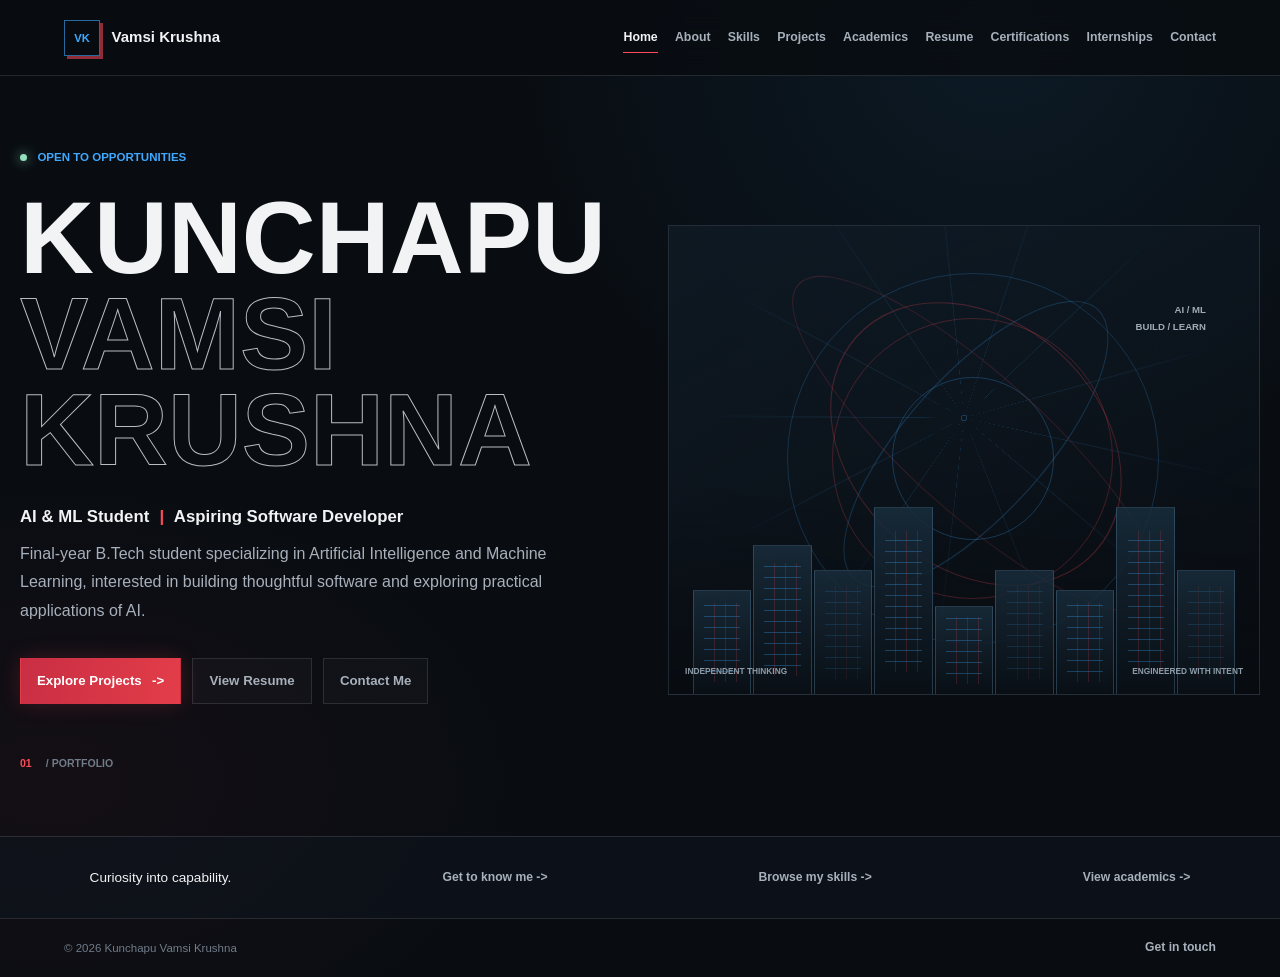
<file: vamsi-portfolio/index.html>
<!doctype html>
<html lang="en">
<head>
	<meta charset="utf-8">
	<meta name="viewport" content="width=device-width, initial-scale=1">
	<meta name="description" content="Portfolio of Kunchapu Vamsi Krushna, a final-year B.Tech student specializing in Artificial Intelligence and Machine Learning.">
	<meta name="theme-color" content="#090d12">
	<title>Kunchapu Vamsi Krushna | AI &amp; ML Student</title>
	<link rel="stylesheet" href="css/style.css">
	<link rel="stylesheet" href="css/pages.css">
	<link rel="stylesheet" href="css/responsive.css">
	<script src="js/main.js" defer></script>
</head>
<body>
	<a class="skip-link" href="#main-content">Skip to content</a>
	<header class="site-header">
		<a class="brand" href="index.html" aria-label="Kunchapu Vamsi Krushna home"><span class="brand-mark">VK</span><span>Vamsi Krushna</span></a>
		<button class="nav-toggle" type="button" aria-expanded="false" aria-controls="primary-navigation" aria-label="Open navigation"><span></span><span></span></button>
		<nav class="primary-navigation" id="primary-navigation" aria-label="Main navigation">
			<a href="index.html" aria-current="page">Home</a>
			<a href="pages/about.html">About</a>
			<a href="pages/skills.html">Skills</a>
			<a href="pages/projects.html">Projects</a>
			<a href="pages/academics.html">Academics</a>
			<a href="pages/resume.html">Resume</a>
			<a href="pages/certifications.html">Certifications</a>
			<a href="pages/internships.html">Internships</a>
			<a href="pages/contact.html">Contact</a>
		</nav>
	</header>

	<main id="main-content" class="home-main">
		<section class="hero" aria-labelledby="hero-title">
			<div class="hero-copy">
				<p class="eyebrow"><span class="status-dot"></span> Open to opportunities</p>
				<h1 id="hero-title">Kunchapu<br><span>Vamsi Krushna</span></h1>
				<p class="hero-role">AI &amp; ML Student <span aria-hidden="true">|</span> Aspiring Software Developer</p>
				<p class="hero-intro">Final-year B.Tech student specializing in Artificial Intelligence and Machine Learning, interested in building thoughtful software and exploring practical applications of AI.</p>
				<div class="hero-actions">
					<a class="button button-primary" href="pages/projects.html">Explore Projects <span aria-hidden="true">-&gt;</span></a>
					<a class="button button-quiet" href="pages/resume.html">View Resume</a>
					<a class="button button-quiet" href="pages/contact.html">Contact Me</a>
				</div>
				<p class="hero-index"><span>01</span> / PORTFOLIO</p>
			</div>
			<div class="hero-art" aria-hidden="true">
				<div class="web-ring web-ring-one"></div>
				<div class="web-ring web-ring-two"></div>
				<div class="hero-coordinate">AI / ML<br>BUILD / LEARN</div>
				<div class="skyline">
					<i></i><i></i><i></i><i></i><i></i><i></i><i></i><i></i><i></i>
				</div>
				<div class="art-caption"><span>INDEPENDENT THINKING</span><span>ENGINEERED WITH INTENT</span></div>
			</div>
		</section>
		<section class="home-strip" aria-label="Portfolio sections">
			<p>Curiosity into capability.</p>
			<a href="pages/about.html">Get to know me <span aria-hidden="true">-&gt;</span></a>
			<a href="pages/skills.html">Browse my skills <span aria-hidden="true">-&gt;</span></a>
			<a href="pages/academics.html">View academics <span aria-hidden="true">-&gt;</span></a>
		</section>
	</main>

	<footer class="site-footer"><span>&copy; <span data-year></span> Kunchapu Vamsi Krushna</span><a href="pages/contact.html">Get in touch</a></footer>
</body>
</html>
</file>
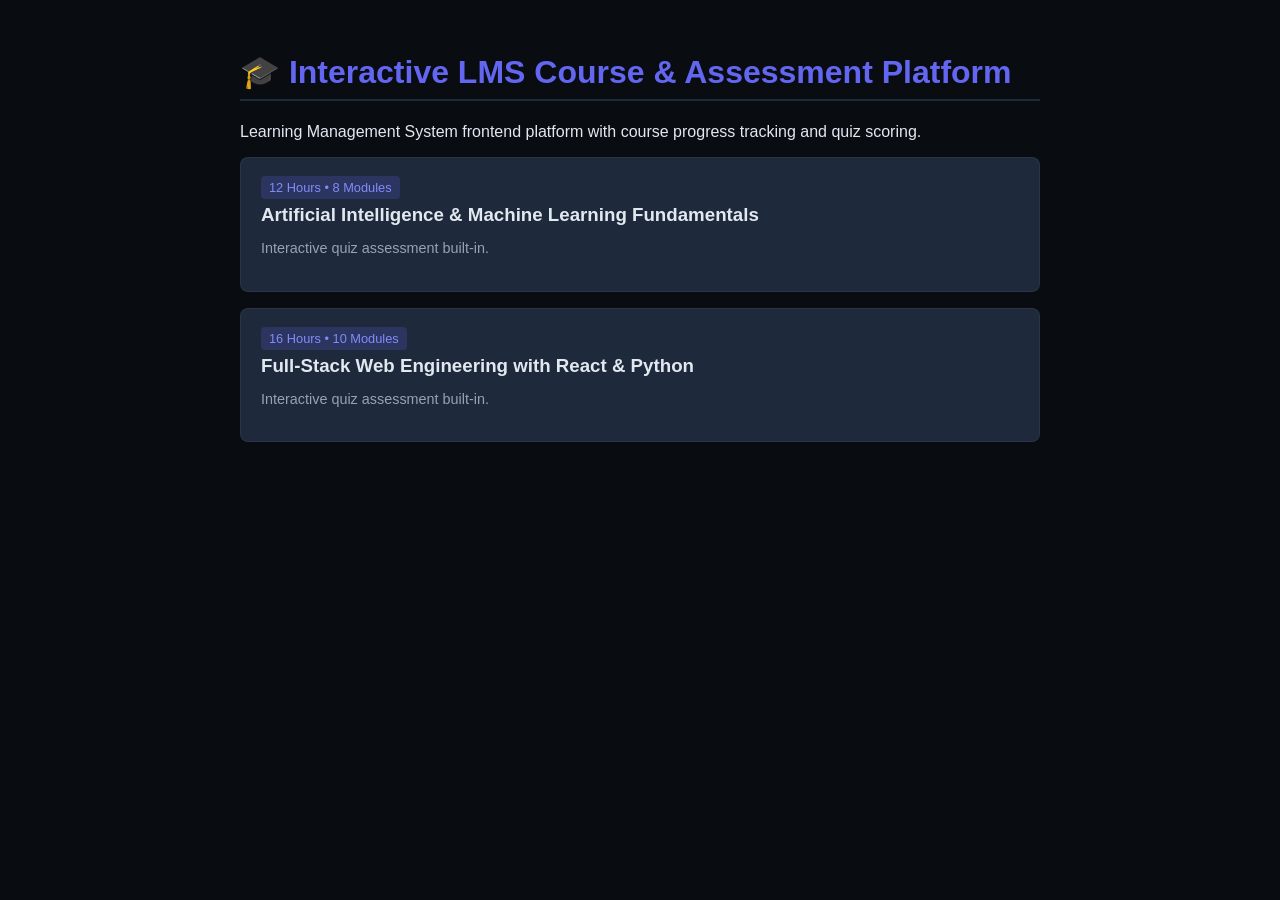
<file: projects/lms-course-quiz-engine/index.html>
<!doctype html>
<html lang="en">
<head>
	<meta charset="utf-8">
	<meta name="viewport" content="width=device-width, initial-scale=1">
	<title>EdTech LMS Course & Quiz Engine Platform</title>
	<style>
		body { font-family: -apple-system, BlinkMacSystemFont, "Segoe UI", Roboto, sans-serif; background: #090d12; color: #e2e8f0; margin: 0; padding: 2rem; }
		.container { max-width: 800px; margin: 0 auto; }
		h1 { color: #6366f1; border-bottom: 2px solid #1e293b; padding-bottom: 0.5rem; }
		.course-card { background: #1e293b; border-radius: 8px; padding: 1.25rem; margin-bottom: 1rem; border: 1px solid rgba(255,255,255,0.05); }
		.badge { background: rgba(99, 102, 241, 0.2); color: #818cf8; padding: 4px 8px; border-radius: 4px; font-size: 0.8rem; }
	</style>
	<script src="src/engine.js"></script>
</head>
<body>
	<div class="container">
		<h1>🎓 Interactive LMS Course & Assessment Platform</h1>
		<p>Learning Management System frontend platform with course progress tracking and quiz scoring.</p>
		<div id="courseContainer"></div>
	</div>
	<script>
		const lms = new LMSEngine();
		const container = document.getElementById('courseContainer');
		const courses = lms.getCourses();
		container.innerHTML = courses.map(c => `
			<div class="course-card">
				<span class="badge">${c.duration} • ${c.modules} Modules</span>
				<h3 style="margin: 0.5rem 0 0.25rem 0;">${c.title}</h3>
				<p style="color: #94a3b8; font-size: 0.9rem;">Interactive quiz assessment built-in.</p>
			</div>
		`).join('');
	</script>
</body>
</html>
</file>
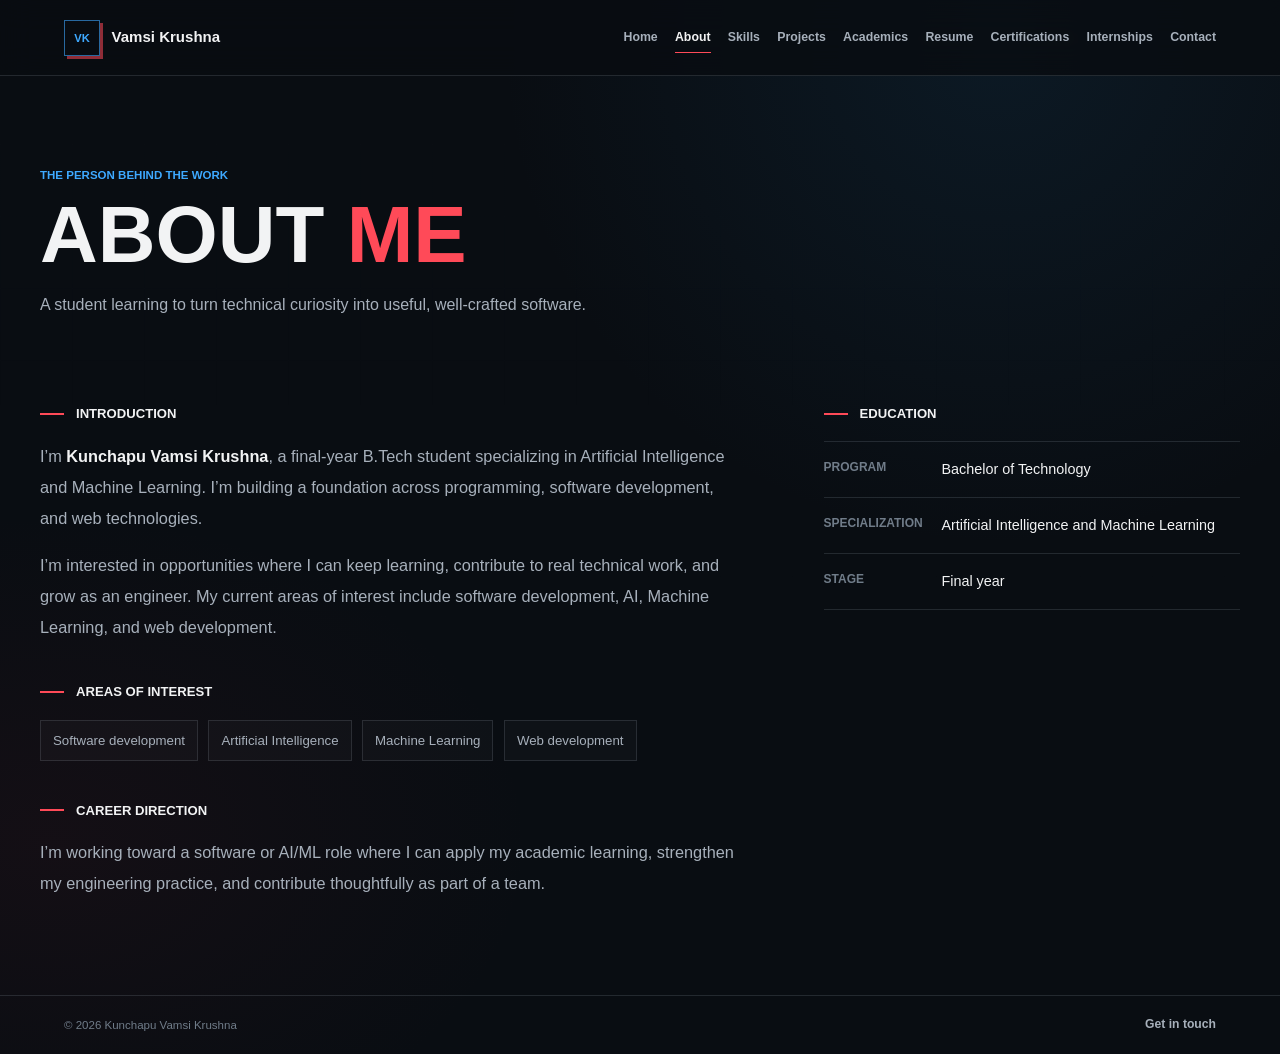
<file: vamsi-portfolio/pages/about.html>
<!doctype html>
<html lang="en">
<head>
	<meta charset="utf-8">
	<meta name="viewport" content="width=device-width, initial-scale=1">
	<meta name="description" content="About Kunchapu Vamsi Krushna, a final-year B.Tech student specializing in Artificial Intelligence and Machine Learning.">
	<meta name="theme-color" content="#090d12">
	<title>About Me | Kunchapu Vamsi Krushna</title>
	<link rel="stylesheet" href="../css/style.css">
	<link rel="stylesheet" href="../css/pages.css">
	<link rel="stylesheet" href="../css/responsive.css">
	<script src="../js/main.js" defer></script>
</head>
<body>
	<a class="skip-link" href="#main-content">Skip to content</a>
	<header class="site-header">
		<a class="brand" href="../index.html" aria-label="Kunchapu Vamsi Krushna home"><span class="brand-mark">VK</span><span>Vamsi Krushna</span></a>
		<button class="nav-toggle" type="button" aria-expanded="false" aria-controls="primary-navigation" aria-label="Open navigation"><span></span><span></span></button>
		<nav class="primary-navigation" id="primary-navigation" aria-label="Main navigation">
			<a href="../index.html">Home</a><a href="about.html" aria-current="page">About</a><a href="skills.html">Skills</a><a href="projects.html">Projects</a><a href="academics.html">Academics</a><a href="resume.html">Resume</a><a href="certifications.html">Certifications</a><a href="internships.html">Internships</a><a href="contact.html">Contact</a>
		</nav>
	</header>
	<main id="main-content" class="page-main">
		<header class="page-heading"><p class="page-kicker">The person behind the work</p><h1>About <span>Me</span></h1><p>A student learning to turn technical curiosity into useful, well-crafted software.</p></header>
		<div class="about-grid">
			<div>
				<h2 class="section-label">Introduction</h2>
				<div class="content-copy">
					<p>I’m <strong>Kunchapu Vamsi Krushna</strong>, a final-year B.Tech student specializing in Artificial Intelligence and Machine Learning. I’m building a foundation across programming, software development, and web technologies.</p>
					<p>I’m interested in opportunities where I can keep learning, contribute to real technical work, and grow as an engineer. My current areas of interest include software development, AI, Machine Learning, and web development.</p>
				</div>
				<h2 class="section-label">Areas of interest</h2>
				<ul class="interest-list"><li>Software development</li><li>Artificial Intelligence</li><li>Machine Learning</li><li>Web development</li></ul>
				<h2 class="section-label">Career direction</h2>
				<p class="content-copy">I’m working toward a software or AI/ML role where I can apply my academic learning, strengthen my engineering practice, and contribute thoughtfully as part of a team.</p>
			</div>
			<aside>
				<h2 class="section-label">Education</h2>
				<dl class="fact-list">
					<div class="fact-row"><dt>Program</dt><dd>Bachelor of Technology</dd></div>
					<div class="fact-row"><dt>Specialization</dt><dd>Artificial Intelligence and Machine Learning</dd></div>
					<div class="fact-row"><dt>Stage</dt><dd>Final year</dd></div>
				</dl>
			</aside>
		</div>
	</main>
	<footer class="site-footer"><span>&copy; <span data-year></span> Kunchapu Vamsi Krushna</span><a href="contact.html">Get in touch</a></footer>
</body>
</html>
</file>
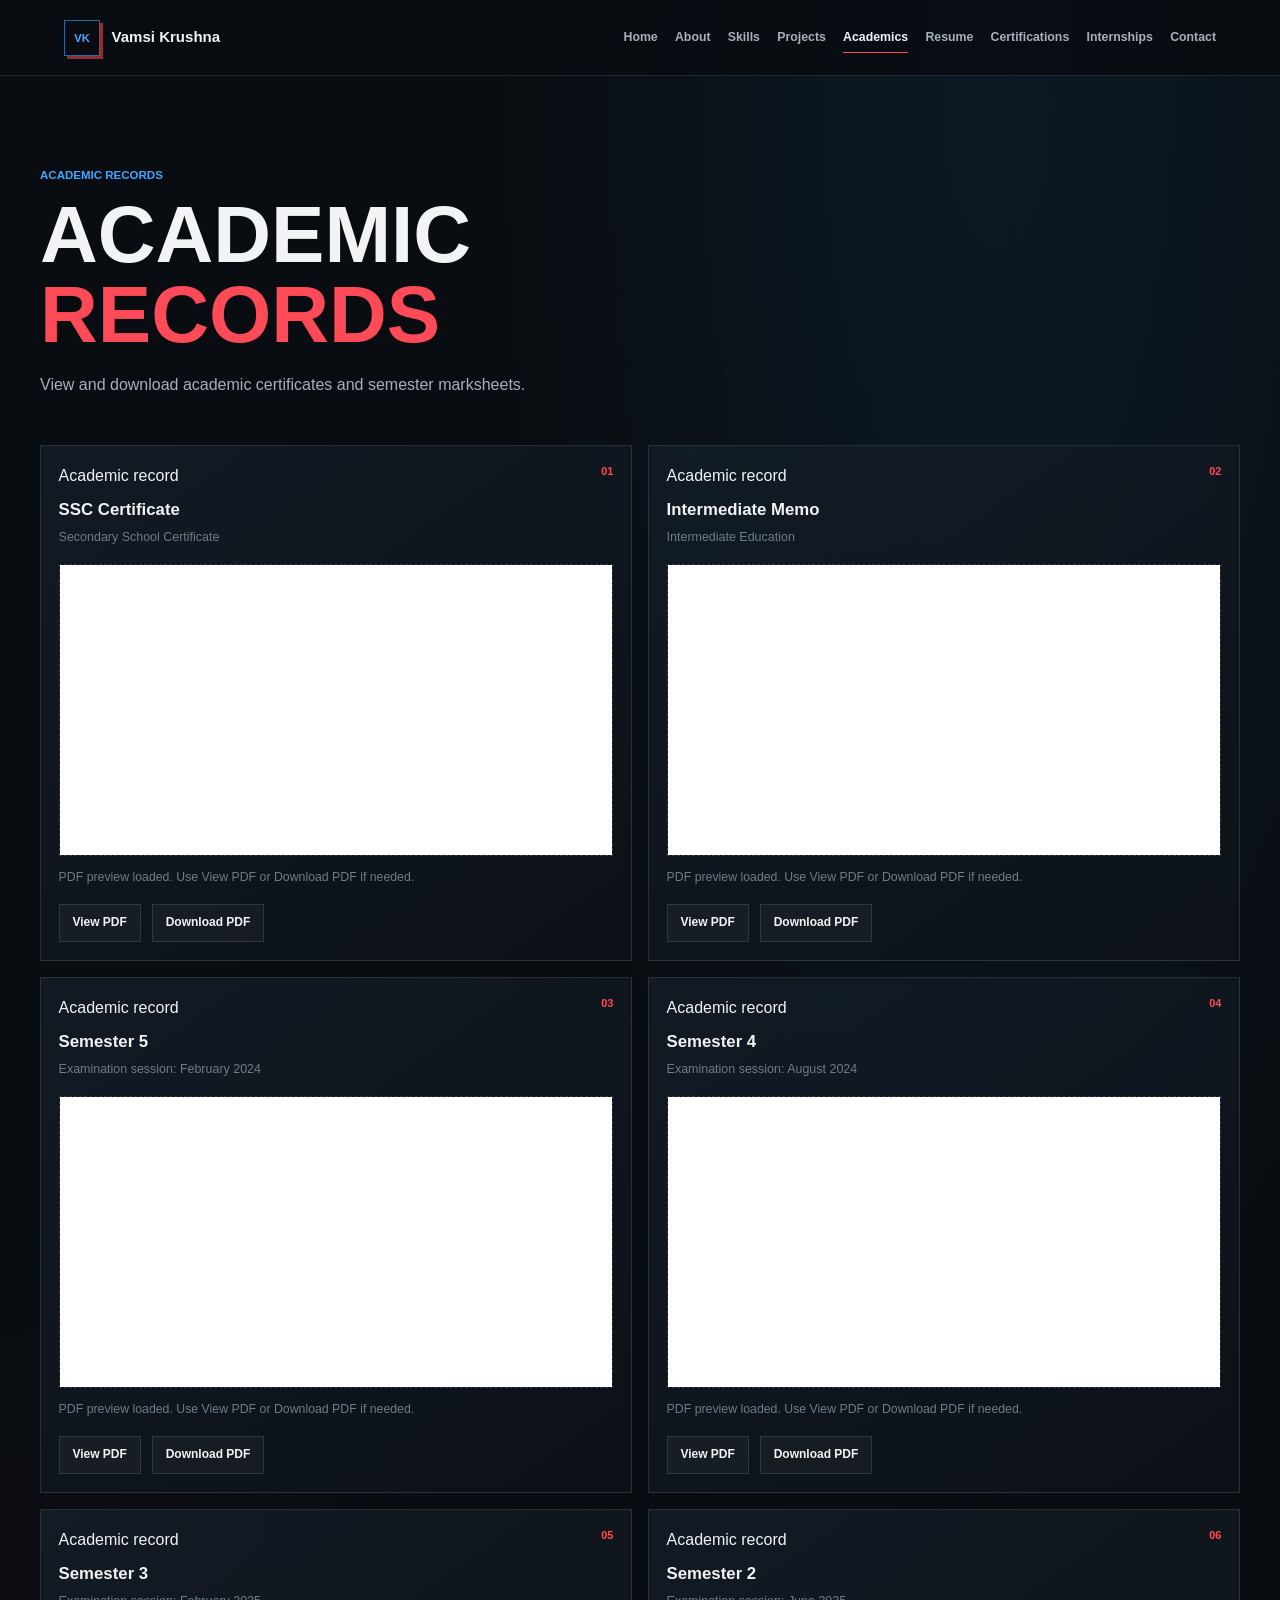
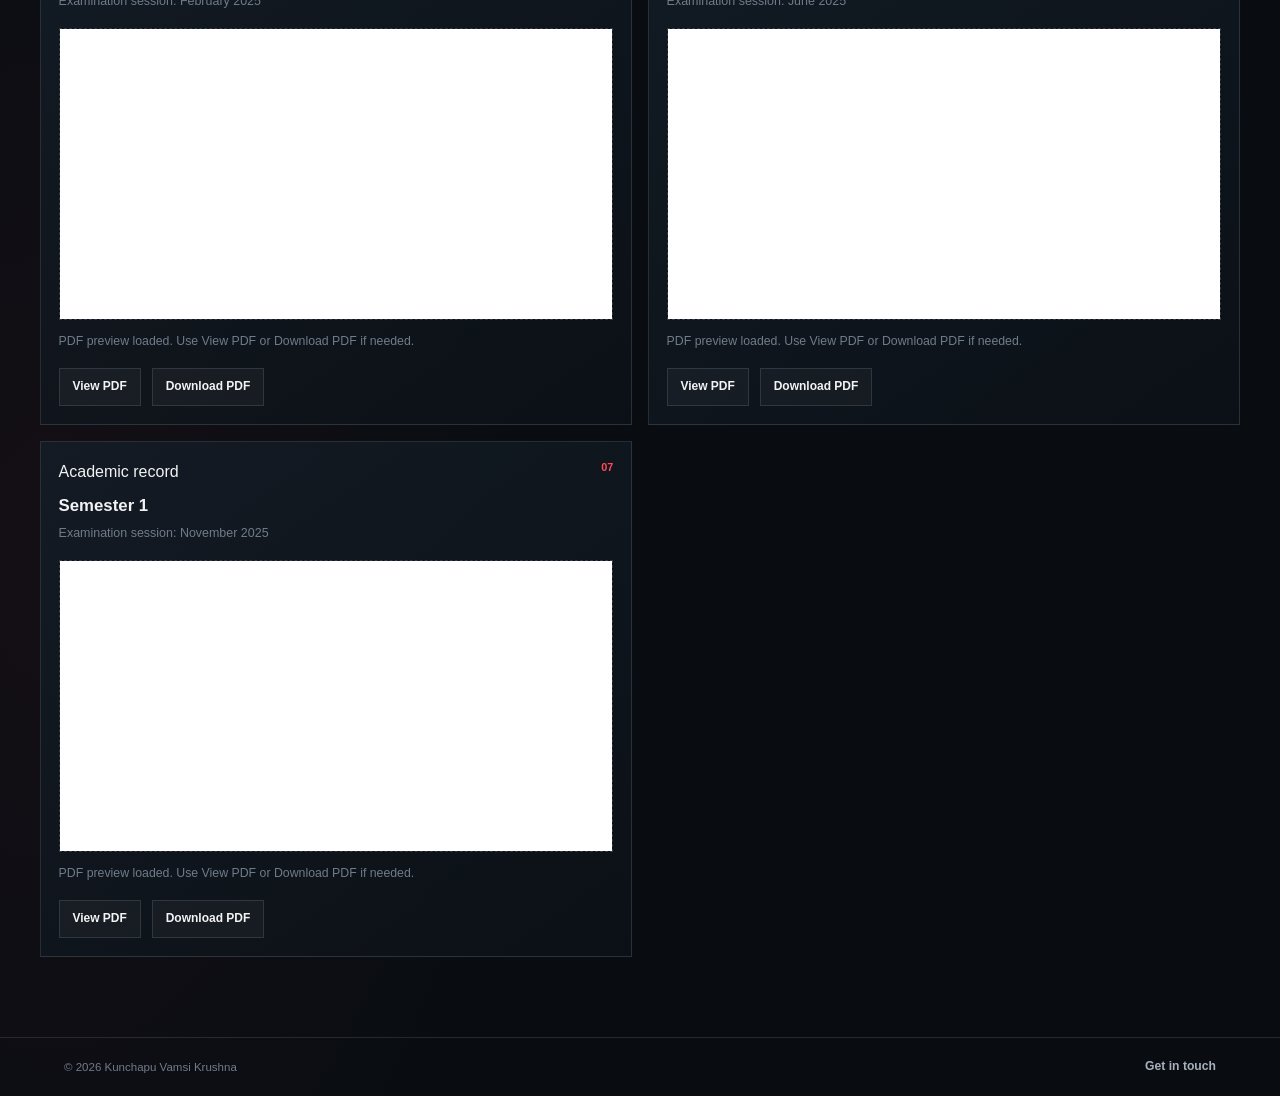
<file: vamsi-portfolio/pages/academics.html>
<!doctype html>
<html lang="en">

<head>
	<meta charset="utf-8">
	<meta name="viewport" content="width=device-width, initial-scale=1">
	<meta name="description" content="Academic record document previews for Kunchapu Vamsi Krushna.">
	<meta name="theme-color" content="#090d12">

	<title>Academic Records | Kunchapu Vamsi Krushna</title>

	<link rel="stylesheet" href="../css/style.css">
	<link rel="stylesheet" href="../css/pages.css">
	<link rel="stylesheet" href="../css/responsive.css">

	<script src="../js/main.js" defer></script>
</head>

<body>
	<a class="skip-link" href="#main-content">Skip to content</a>

	<header class="site-header">
		<a class="brand" href="../index.html" aria-label="Kunchapu Vamsi Krushna home">
			<span class="brand-mark">VK</span>
			<span>Vamsi Krushna</span>
		</a>

		<button class="nav-toggle" type="button" aria-expanded="false" aria-controls="primary-navigation"
			aria-label="Open navigation">
			<span></span>
			<span></span>
		</button>

		<nav class="primary-navigation" id="primary-navigation" aria-label="Main navigation">
			<a href="../index.html">Home</a>
			<a href="about.html">About</a>
			<a href="skills.html">Skills</a>
			<a href="projects.html">Projects</a>
			<a href="academics.html" aria-current="page">Academics</a>
			<a href="resume.html">Resume</a>
			<a href="certifications.html">Certifications</a>
			<a href="internships.html">Internships</a>
			<a href="contact.html">Contact</a>
		</nav>
	</header>

	<main id="main-content" class="page-main">
		<header class="page-heading">
			<p class="page-kicker">Academic records</p>
			<h1>Academic <span>records</span></h1>
			<p>View and download academic certificates and semester marksheets.</p>
		</header>

		<section class="record-grid" aria-label="Academic records">

			<!-- SSC Certificate -->
			<article class="record-card" data-document-file="../assets/documents/academics/SSC_Certificate.pdf"
				data-document-title="SSC Certificate">

				<header>
					<div>
						<span>Academic record</span>
						<h2>SSC Certificate</h2>
					</div>
					<span>01</span>
				</header>

				<p class="record-detail">Secondary School Certificate</p>

				<div class="document-preview" data-document-preview>
					<p class="preview-message">Checking for the PDF...</p>
				</div>

				<p class="document-status" data-document-status role="status" aria-live="polite"></p>

				<div class="document-actions">
					<a class="button-small" data-document-view target="_blank" rel="noreferrer" hidden>View PDF</a>

					<a class="button-small" data-document-download download hidden>Download PDF</a>
				</div>
			</article>

			<!-- Intermediate Memo -->
			<article class="record-card" data-document-file="../assets/documents/academics/Intermediate_Memo.pdf"
				data-document-title="Intermediate Memo">

				<header>
					<div>
						<span>Academic record</span>
						<h2>Intermediate Memo</h2>
					</div>
					<span>02</span>
				</header>

				<p class="record-detail">Intermediate Education</p>

				<div class="document-preview" data-document-preview>
					<p class="preview-message">Checking for the PDF...</p>
				</div>

				<p class="document-status" data-document-status role="status" aria-live="polite"></p>

				<div class="document-actions">
					<a class="button-small" data-document-view target="_blank" rel="noreferrer" hidden>View PDF</a>

					<a class="button-small" data-document-download download hidden>Download PDF</a>
				</div>
			</article>

			<!-- Semester 1: My Camu (2) -->
			<article class="record-card" data-document-file="../assets/documents/academics/semester-1-marksheet.pdf"
				data-document-title="Semester 1 marksheet">

				<header>
					<div>
						<span>Academic record</span>
						<h2>Semester 5</h2>
					</div>
					<span>03</span>
				</header>

				<p class="record-detail">Examination session: February 2024</p>

				<div class="document-preview" data-document-preview>
					<p class="preview-message">Checking for the marksheet PDF...</p>
				</div>

				<p class="document-status" data-document-status role="status" aria-live="polite"></p>

				<div class="document-actions">
					<a class="button-small" data-document-view target="_blank" rel="noreferrer" hidden>View PDF</a>

					<a class="button-small" data-document-download download hidden>Download PDF</a>
				</div>
			</article>

			<!-- Semester 2: My Camu (3) -->
			<article class="record-card" data-document-file="../assets/documents/academics/semester-2-marksheet.pdf"
				data-document-title="Semester 2 marksheet">

				<header>
					<div>
						<span>Academic record</span>
						<h2>Semester 4</h2>
					</div>
					<span>04</span>
				</header>

				<p class="record-detail">Examination session: August 2024</p>

				<div class="document-preview" data-document-preview>
					<p class="preview-message">Checking for the marksheet PDF...</p>
				</div>

				<p class="document-status" data-document-status role="status" aria-live="polite"></p>

				<div class="document-actions">
					<a class="button-small" data-document-view target="_blank" rel="noreferrer" hidden>View PDF</a>

					<a class="button-small" data-document-download download hidden>Download PDF</a>
				</div>
			</article>

			<!-- Semester 3: My Camu (4) -->
			<article class="record-card" data-document-file="../assets/documents/academics/semester-3-marksheet.pdf"
				data-document-title="Semester 3 marksheet">

				<header>
					<div>
						<span>Academic record</span>
						<h2>Semester 3</h2>
					</div>
					<span>05</span>
				</header>

				<p class="record-detail">Examination session: February 2025</p>

				<div class="document-preview" data-document-preview>
					<p class="preview-message">Checking for the marksheet PDF...</p>
				</div>

				<p class="document-status" data-document-status role="status" aria-live="polite"></p>

				<div class="document-actions">
					<a class="button-small" data-document-view target="_blank" rel="noreferrer" hidden>View PDF</a>

					<a class="button-small" data-document-download download hidden>Download PDF</a>
				</div>
			</article>

			<!-- Semester 4: My Camu (5) -->
			<article class="record-card" data-document-file="../assets/documents/academics/semester-4-marksheet.pdf"
				data-document-title="Semester 4 marksheet">

				<header>
					<div>
						<span>Academic record</span>
						<h2>Semester 2</h2>
					</div>
					<span>06</span>
				</header>

				<p class="record-detail">Examination session: June 2025</p>

				<div class="document-preview" data-document-preview>
					<p class="preview-message">Checking for the marksheet PDF...</p>
				</div>

				<p class="document-status" data-document-status role="status" aria-live="polite"></p>

				<div class="document-actions">
					<a class="button-small" data-document-view target="_blank" rel="noreferrer" hidden>View PDF</a>

					<a class="button-small" data-document-download download hidden>Download PDF</a>
				</div>
			</article>

			<!-- Semester 5: My Camu (6) -->
			<article class="record-card" data-document-file="../assets/documents/academics/semester-5-marksheet.pdf"
				data-document-title="Semester 5 marksheet">

				<header>
					<div>
						<span>Academic record</span>
						<h2>Semester 1</h2>
					</div>
					<span>07</span>
				</header>

				<p class="record-detail">Examination session: November 2025</p>

				<div class="document-preview" data-document-preview>
					<p class="preview-message">Checking for the marksheet PDF...</p>
				</div>

				<p class="document-status" data-document-status role="status" aria-live="polite"></p>

				<div class="document-actions">
					<a class="button-small" data-document-view target="_blank" rel="noreferrer" hidden>View PDF</a>

					<a class="button-small" data-document-download download hidden>Download PDF</a>
				</div>
			</article>

		</section>
	</main>

	<footer class="site-footer">
		<span>&copy; <span data-year></span> Kunchapu Vamsi Krushna</span>
		<a href="contact.html">Get in touch</a>
	</footer>
</body>

</html>
</file>
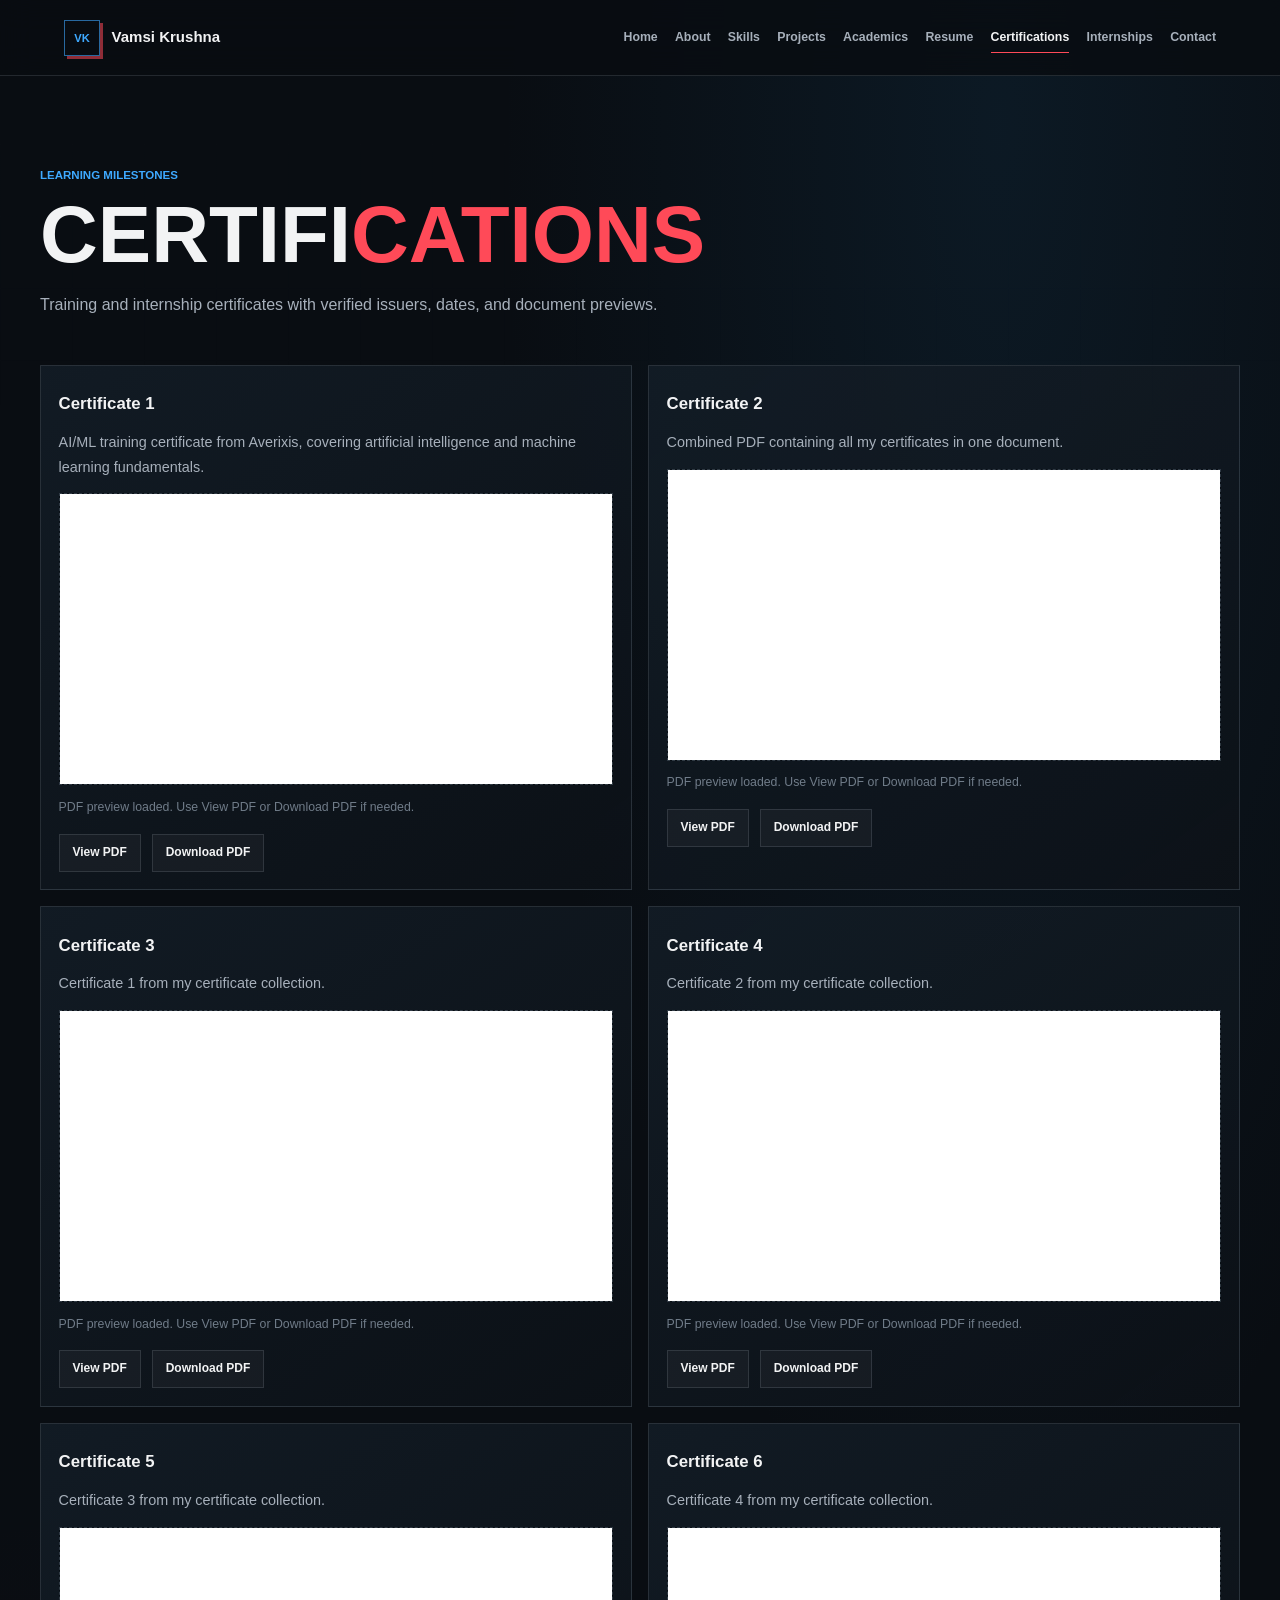
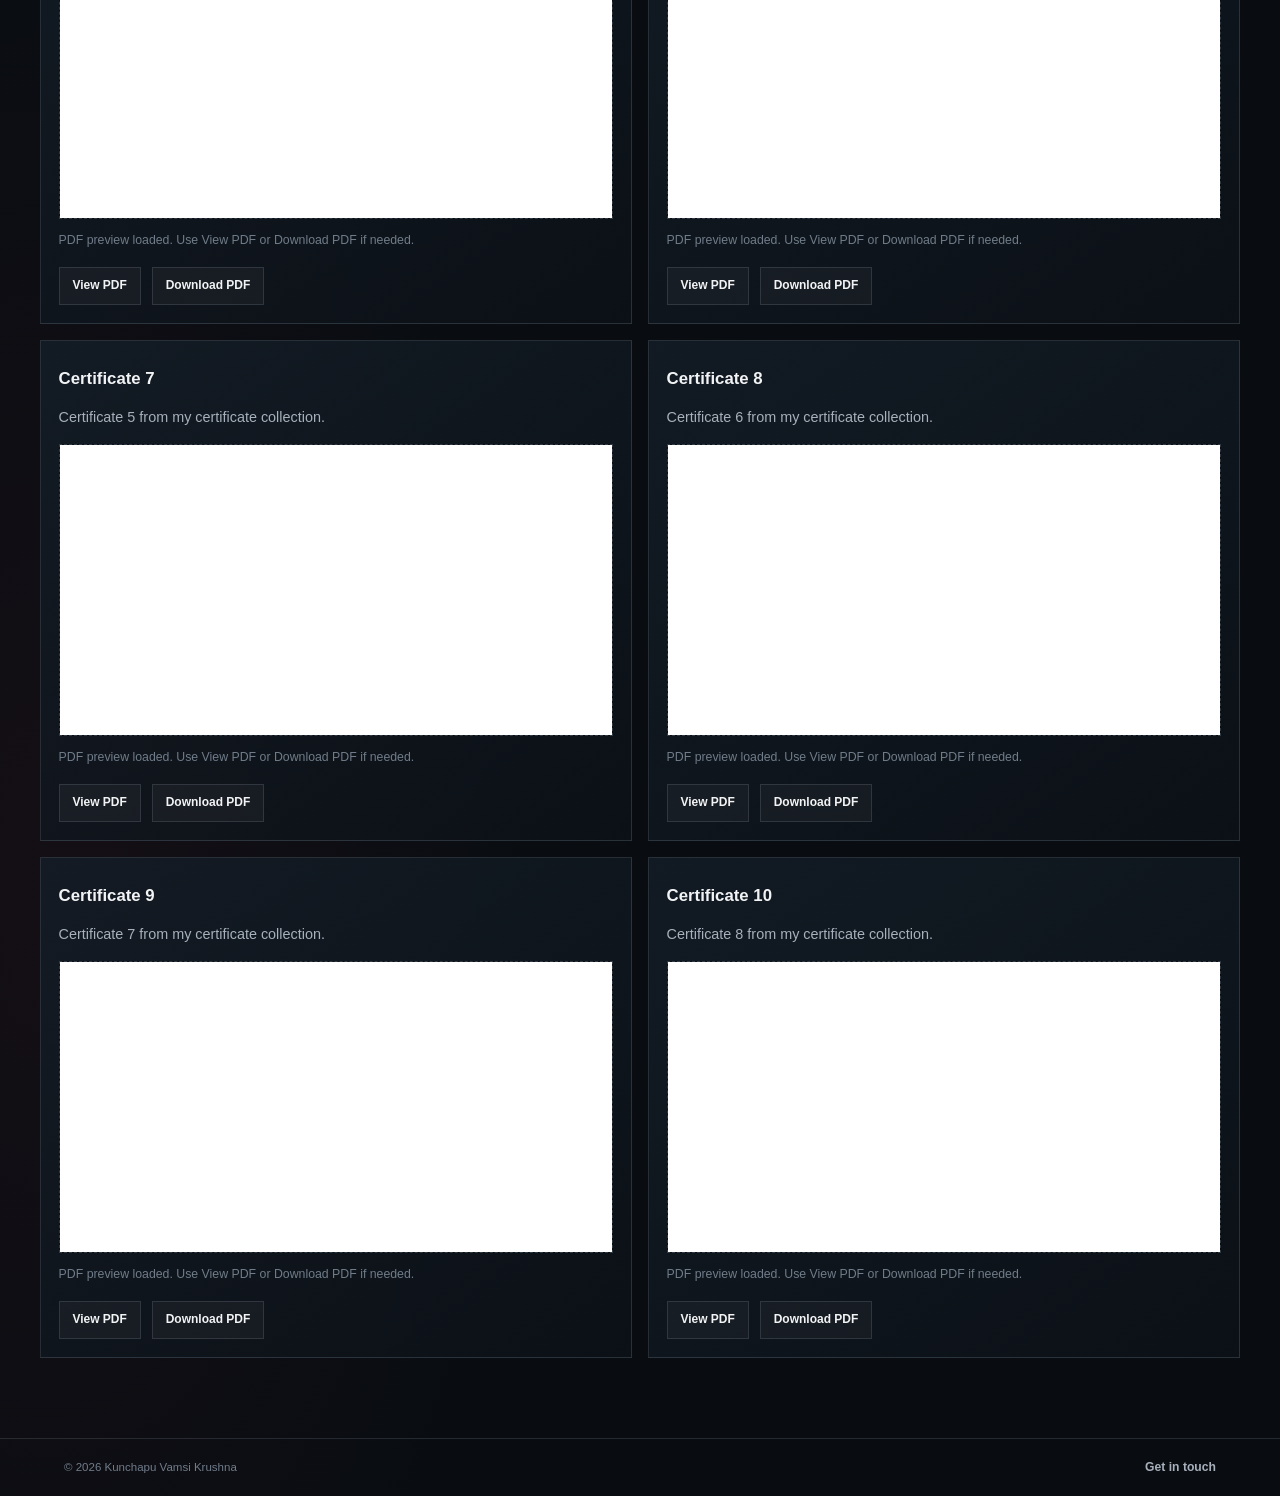
<file: vamsi-portfolio/pages/certifications.html>
<!doctype html>
<html lang="en">
<head>
	<meta charset="utf-8">
	<meta name="viewport" content="width=device-width, initial-scale=1">
	<meta name="description" content="Professional certification gallery for Kunchapu Vamsi Krushna.">
	<meta name="theme-color" content="#090d12">
	<title>Certifications | Kunchapu Vamsi Krushna</title>
	<link rel="stylesheet" href="../css/style.css">
	<link rel="stylesheet" href="../css/pages.css">
	<link rel="stylesheet" href="../css/responsive.css">
	<script src="../js/main.js" defer></script>
</head>
<body>
	<a class="skip-link" href="#main-content">Skip to content</a>
	<header class="site-header">
		<a class="brand" href="../index.html" aria-label="Kunchapu Vamsi Krushna home"><span class="brand-mark">VK</span><span>Vamsi Krushna</span></a>
		<button class="nav-toggle" type="button" aria-expanded="false" aria-controls="primary-navigation" aria-label="Open navigation"><span></span><span></span></button>
		<nav class="primary-navigation" id="primary-navigation" aria-label="Main navigation">
			<a href="../index.html">Home</a><a href="about.html">About</a><a href="skills.html">Skills</a><a href="projects.html">Projects</a><a href="academics.html">Academics</a><a href="resume.html">Resume</a><a href="certifications.html" aria-current="page">Certifications</a><a href="internships.html">Internships</a><a href="contact.html">Contact</a>
		</nav>
	</header>
	<main id="main-content" class="page-main">
		<header class="page-heading"><p class="page-kicker">Learning milestones</p><h1>Certifi<span>cations</span></h1><p>Training and internship certificates with verified issuers, dates, and document previews.</p></header>
		<section class="document-grid" data-certification-list aria-live="polite" aria-label="Certification gallery"></section>
	</main>
	<footer class="site-footer"><span>&copy; <span data-year></span> Kunchapu Vamsi Krushna</span><a href="contact.html">Get in touch</a></footer>
</body>
</html>
</file>
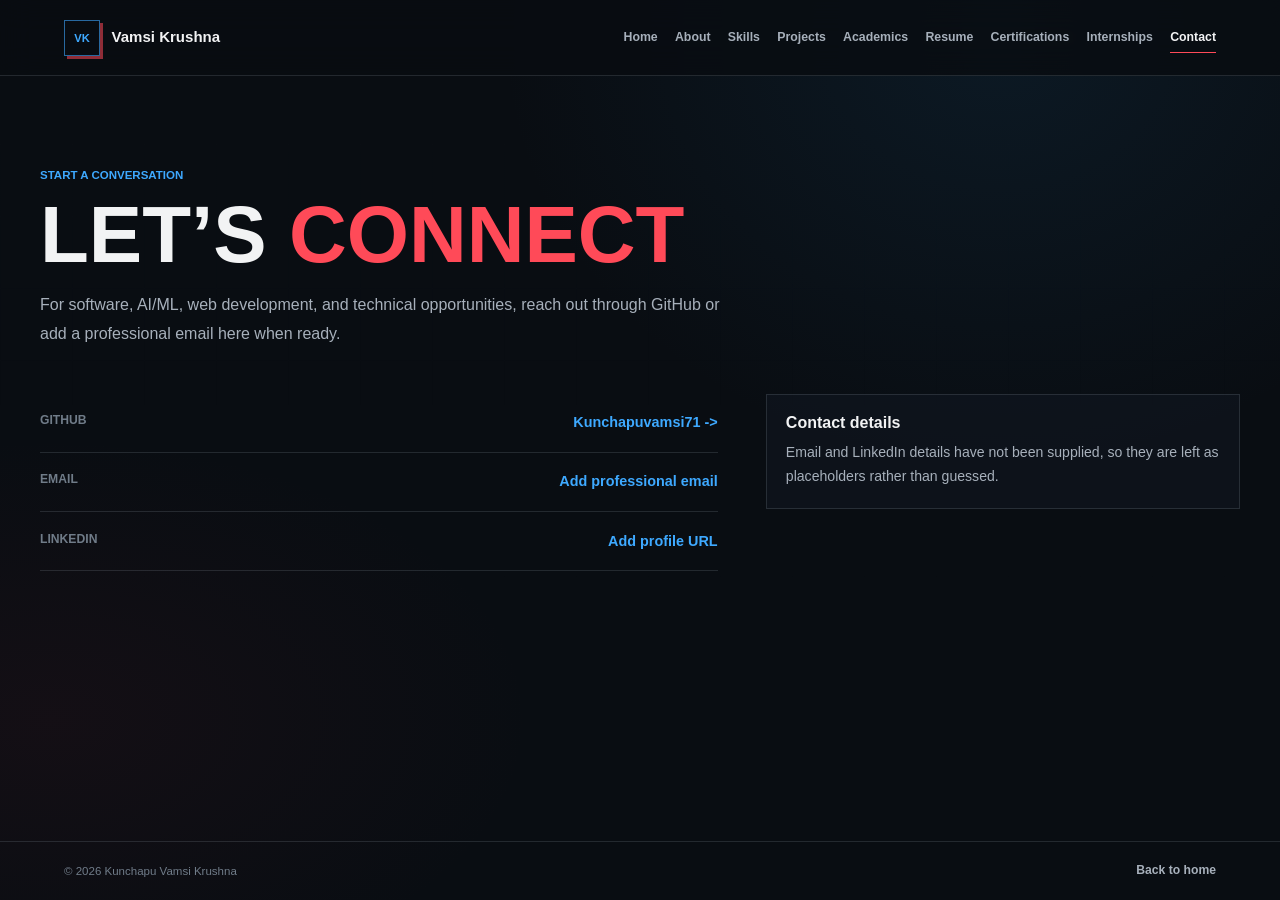
<file: vamsi-portfolio/pages/contact.html>
<!doctype html>
<html lang="en">
<head>
	<meta charset="utf-8">
	<meta name="viewport" content="width=device-width, initial-scale=1">
	<meta name="description" content="Contact Kunchapu Vamsi Krushna and find his GitHub profile.">
	<meta name="theme-color" content="#090d12">
	<title>Contact | Kunchapu Vamsi Krushna</title>
	<link rel="stylesheet" href="../css/style.css">
	<link rel="stylesheet" href="../css/pages.css">
	<link rel="stylesheet" href="../css/responsive.css">
	<script src="../js/main.js" defer></script>
</head>
<body>
	<a class="skip-link" href="#main-content">Skip to content</a>
	<header class="site-header">
		<a class="brand" href="../index.html" aria-label="Kunchapu Vamsi Krushna home"><span class="brand-mark">VK</span><span>Vamsi Krushna</span></a>
		<button class="nav-toggle" type="button" aria-expanded="false" aria-controls="primary-navigation" aria-label="Open navigation"><span></span><span></span></button>
		<nav class="primary-navigation" id="primary-navigation" aria-label="Main navigation">
			<a href="../index.html">Home</a><a href="about.html">About</a><a href="skills.html">Skills</a><a href="projects.html">Projects</a><a href="academics.html">Academics</a><a href="resume.html">Resume</a><a href="certifications.html">Certifications</a><a href="internships.html">Internships</a><a href="contact.html" aria-current="page">Contact</a>
		</nav>
	</header>
	<main id="main-content" class="page-main">
		<header class="page-heading"><p class="page-kicker">Start a conversation</p><h1>Let’s <span>connect</span></h1><p>For software, AI/ML, web development, and technical opportunities, reach out through GitHub or add a professional email here when ready.</p></header>
		<div class="contact-layout">
			<div>
				<a class="contact-link" href="https://github.com/Kunchapuvamsi71" target="_blank" rel="noreferrer"><span>GitHub</span><span>Kunchapuvamsi71 <span aria-hidden="true">-&gt;</span></span></a>
				<div class="contact-link"><span>Email</span><span>Add professional email</span></div>
				<div class="contact-link"><span>LinkedIn</span><span>Add profile URL</span></div>
			</div>
			<aside class="contact-note"><h2>Contact details</h2><p>Email and LinkedIn details have not been supplied, so they are left as placeholders rather than guessed.</p></aside>
		</div>
	</main>
	<footer class="site-footer"><span>&copy; <span data-year></span> Kunchapu Vamsi Krushna</span><a href="../index.html">Back to home</a></footer>
</body>
</html>
</file>
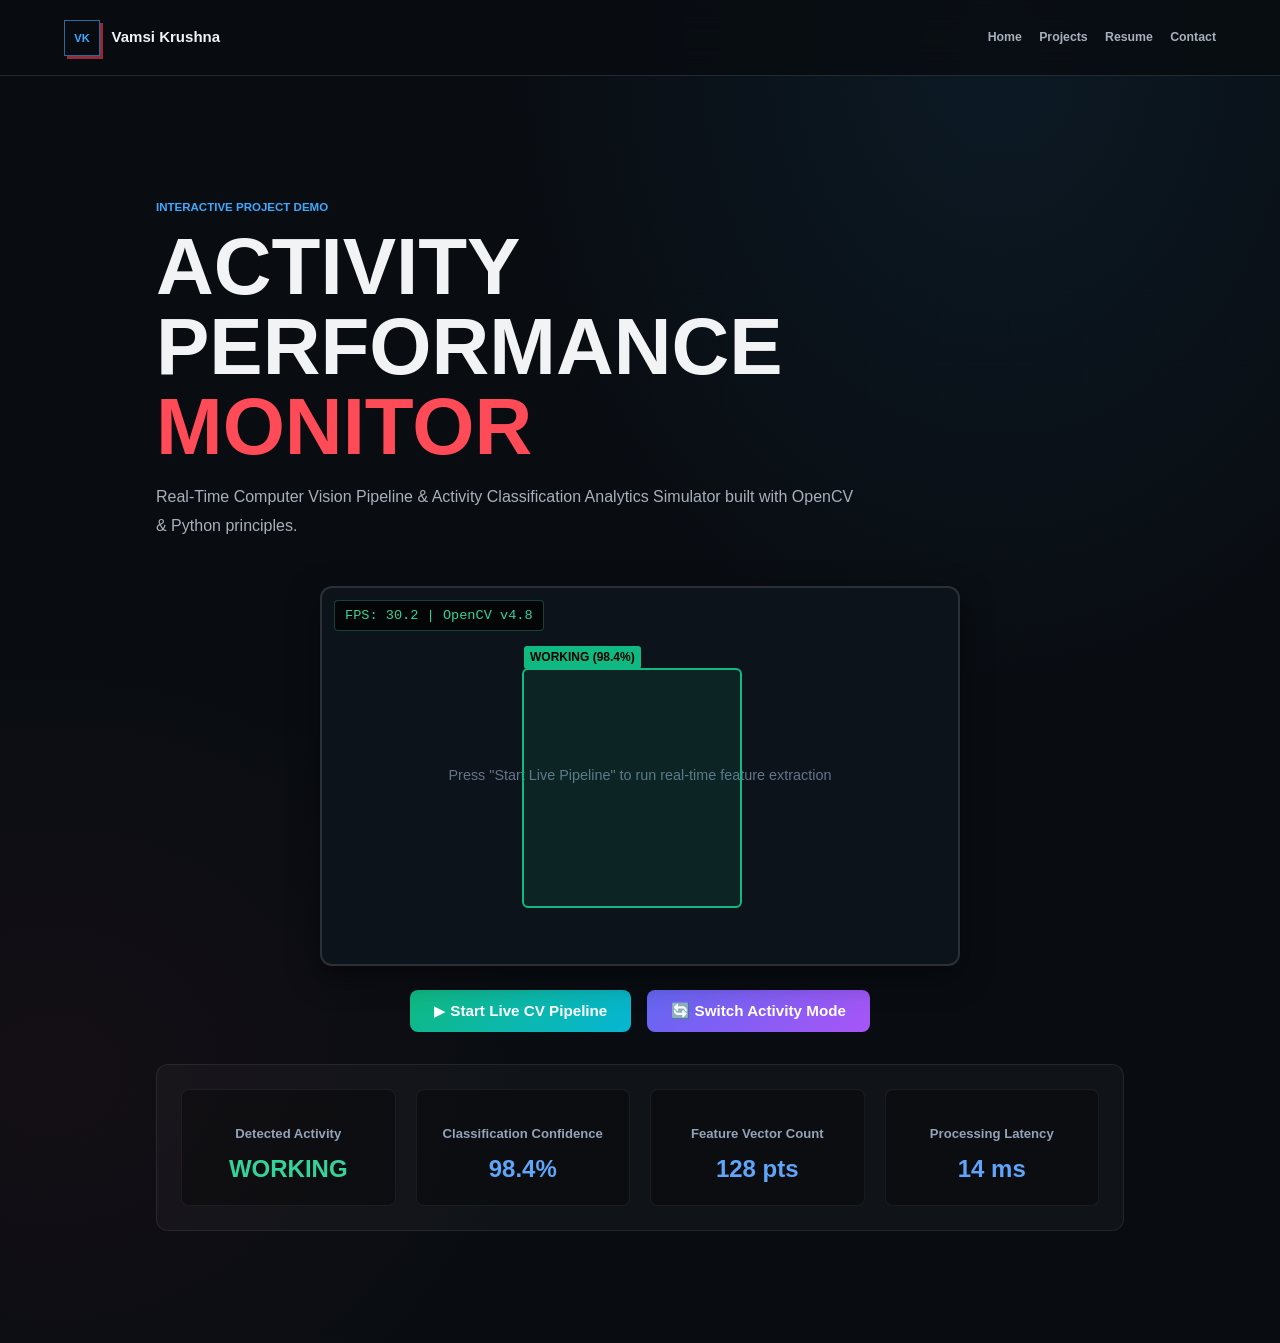
<file: vamsi-portfolio/pages/demo-activity-monitor.html>
<!doctype html>
<html lang="en">
<head>
	<meta charset="utf-8">
	<meta name="viewport" content="width=device-width, initial-scale=1">
	<meta name="description" content="Activity Performance Monitor - Live Interactive Computer Vision Demo by Kunchapu Vamsi Krushna">
	<meta name="theme-color" content="#090d12">
	<title>Activity Performance Monitor | Live Interactive Demo</title>
	<link rel="stylesheet" href="../css/style.css">
	<link rel="stylesheet" href="../css/pages.css">
	<link rel="stylesheet" href="../css/responsive.css">
	<style>
		.demo-container {
			max-width: 1000px;
			margin: 0 auto;
			padding: 2rem 1rem;
		}
		.cv-viewport {
			position: relative;
			width: 100%;
			max-width: 640px;
			height: 380px;
			background: #0d131a;
			border: 2px solid rgba(255, 255, 255, 0.12);
			border-radius: 12px;
			margin: 0 auto 1.5rem auto;
			overflow: hidden;
			display: flex;
			align-items: center;
			justify-content: center;
			box-shadow: 0 10px 30px rgba(0,0,0,0.5);
		}
		.bounding-box {
			position: absolute;
			border: 2px solid #10b981;
			border-radius: 6px;
			background: rgba(16, 185, 129, 0.1);
			transition: all 0.3s ease;
		}
		.bbox-label {
			position: absolute;
			top: -24px;
			left: 0;
			background: #10b981;
			color: #000;
			font-weight: 700;
			font-size: 0.75rem;
			padding: 2px 6px;
			border-radius: 3px;
		}
		.fps-badge {
			position: absolute;
			top: 12px;
			left: 12px;
			background: rgba(0,0,0,0.7);
			color: #34d399;
			font-family: monospace;
			padding: 4px 10px;
			border-radius: 4px;
			font-size: 0.85rem;
			border: 1px solid rgba(52, 211, 153, 0.3);
		}
		.controls-bar {
			display: flex;
			gap: 1rem;
			justify-content: center;
			margin-bottom: 2rem;
		}
		.btn-cv {
			padding: 0.75rem 1.5rem;
			background: linear-gradient(135deg, #10b981, #06b6d4);
			color: #fff;
			font-weight: 600;
			border: none;
			border-radius: 8px;
			cursor: pointer;
			font-size: 0.95rem;
		}
		.metrics-grid {
			display: grid;
			grid-template-columns: repeat(auto-fit, minmax(200px, 1fr));
			gap: 1.25rem;
			background: rgba(255, 255, 255, 0.03);
			border: 1px solid rgba(255, 255, 255, 0.08);
			border-radius: 12px;
			padding: 1.5rem;
		}
		.metric-card {
			background: rgba(0,0,0,0.3);
			border: 1px solid rgba(255, 255, 255, 0.06);
			border-radius: 8px;
			padding: 1rem;
			text-align: center;
		}
		.metric-card h4 {
			color: #94a3b8;
			font-size: 0.82rem;
			margin-bottom: 0.4rem;
		}
		.metric-val {
			font-size: 1.5rem;
			font-weight: 700;
			color: #60a5fa;
		}
	</style>
	<script src="../js/main.js" defer></script>
</head>
<body>
	<header class="site-header">
		<a class="brand" href="../index.html" aria-label="Kunchapu Vamsi Krushna home">
			<span class="brand-mark">VK</span>
			<span>Vamsi Krushna</span>
		</a>
		<nav class="primary-navigation" aria-label="Main navigation">
			<a href="../index.html">Home</a>
			<a href="projects.html">Projects</a>
			<a href="resume.html">Resume</a>
			<a href="contact.html">Contact</a>
		</nav>
	</header>

	<main class="page-main">
		<div class="demo-container">
			<header class="page-heading">
				<p class="page-kicker">Interactive Project Demo</p>
				<h1>Activity Performance <span>Monitor</span></h1>
				<p>Real-Time Computer Vision Pipeline & Activity Classification Analytics Simulator built with OpenCV & Python principles.</p>
			</header>

			<div class="cv-viewport" id="viewport">
				<div class="fps-badge" id="fpsDisplay">FPS: 30.2 | OpenCV v4.8</div>
				<div class="bounding-box" id="bbox" style="top: 80px; left: 200px; width: 220px; height: 240px;">
					<span class="bbox-label" id="bboxLabel">WORKING (98.4%)</span>
				</div>
				<p id="placeholderText" style="color: #64748b; font-size: 0.9rem;">Press "Start Live Pipeline" to run real-time feature extraction</p>
			</div>

			<div class="controls-bar">
				<button class="btn-cv" id="togglePipelineBtn" type="button">▶ Start Live CV Pipeline</button>
				<button class="btn-cv" id="switchActivityBtn" type="button" style="background: linear-gradient(135deg, #6366f1, #a855f7);">🔄 Switch Activity Mode</button>
			</div>

			<div class="metrics-grid">
				<div class="metric-card">
					<h4>Detected Activity</h4>
					<div class="metric-val" id="metricActivity" style="color: #34d399;">WORKING</div>
				</div>
				<div class="metric-card">
					<h4>Classification Confidence</h4>
					<div class="metric-val" id="metricConf">98.4%</div>
				</div>
				<div class="metric-card">
					<h4>Feature Vector Count</h4>
					<div class="metric-val" id="metricFeatures">128 pts</div>
				</div>
				<div class="metric-card">
					<h4>Processing Latency</h4>
					<div class="metric-val" id="metricLatency">14 ms</div>
				</div>
			</div>
		</div>
	</main>

	<script>
		let isRunning = false;
		let intervalId = null;

		const activities = [
			{ name: 'WORKING', conf: '98.4%', bbox: { top: '80px', left: '210px', width: '220px', height: '240px' }, color: '#10b981' },
			{ name: 'WALKING', conf: '94.2%', bbox: { top: '50px', left: '140px', width: '180px', height: '290px' }, color: '#3b82f6' },
			{ name: 'RUNNING', conf: '91.7%', bbox: { top: '60px', left: '320px', width: '200px', height: '260px' }, color: '#f59e0b' },
			{ name: 'SITTING', conf: '96.8%', bbox: { top: '120px', left: '240px', width: '210px', height: '200px' }, color: '#a855f7' }
		];

		let actIdx = 0;

		const togglePipelineBtn = document.getElementById('togglePipelineBtn');
		const switchActivityBtn = document.getElementById('switchActivityBtn');
		const bbox = document.getElementById('bbox');
		const bboxLabel = document.getElementById('bboxLabel');
		const placeholderText = document.getElementById('placeholderText');

		const metricActivity = document.getElementById('metricActivity');
		const metricConf = document.getElementById('metricConf');
		const metricFeatures = document.getElementById('metricFeatures');
		const metricLatency = document.getElementById('metricLatency');
		const fpsDisplay = document.getElementById('fpsDisplay');

		function updateCV() {
			const act = activities[actIdx];
			bbox.style.top = act.bbox.top;
			bbox.style.left = act.bbox.left;
			bbox.style.width = act.bbox.width;
			bbox.style.height = act.bbox.height;
			bbox.style.borderColor = act.color;

			bboxLabel.style.backgroundColor = act.color;
			bboxLabel.textContent = `${act.name} (${act.conf})`;

			metricActivity.textContent = act.name;
			metricActivity.style.color = act.color;
			metricConf.textContent = act.conf;

			// Random slight latency flicker simulation
			const lat = (12 + Math.random() * 5).toFixed(1);
			const fps = (29.5 + Math.random() * 2).toFixed(1);
			metricLatency.textContent = lat + ' ms';
			fpsDisplay.textContent = `FPS: ${fps} | OpenCV v4.8`;
		}

		togglePipelineBtn.addEventListener('click', function() {
			isRunning = !isRunning;
			if (isRunning) {
				togglePipelineBtn.textContent = '⏸ Pause Pipeline';
				placeholderText.style.display = 'none';
				bbox.style.display = 'block';
				updateCV();
				intervalId = setInterval(() => {
					// Slight jitter to simulate tracking
					if (isRunning) {
						const currentTop = parseInt(bbox.style.top);
						const jitter = (Math.random() - 0.5) * 6;
						bbox.style.top = (currentTop + jitter) + 'px';
					}
				}, 400);
			} else {
				togglePipelineBtn.textContent = '▶ Start Live CV Pipeline';
				clearInterval(intervalId);
			}
		});

		switchActivityBtn.addEventListener('click', function() {
			actIdx = (actIdx + 1) % activities.length;
			updateCV();
		});
	</script>
</body>
</html>
</file>
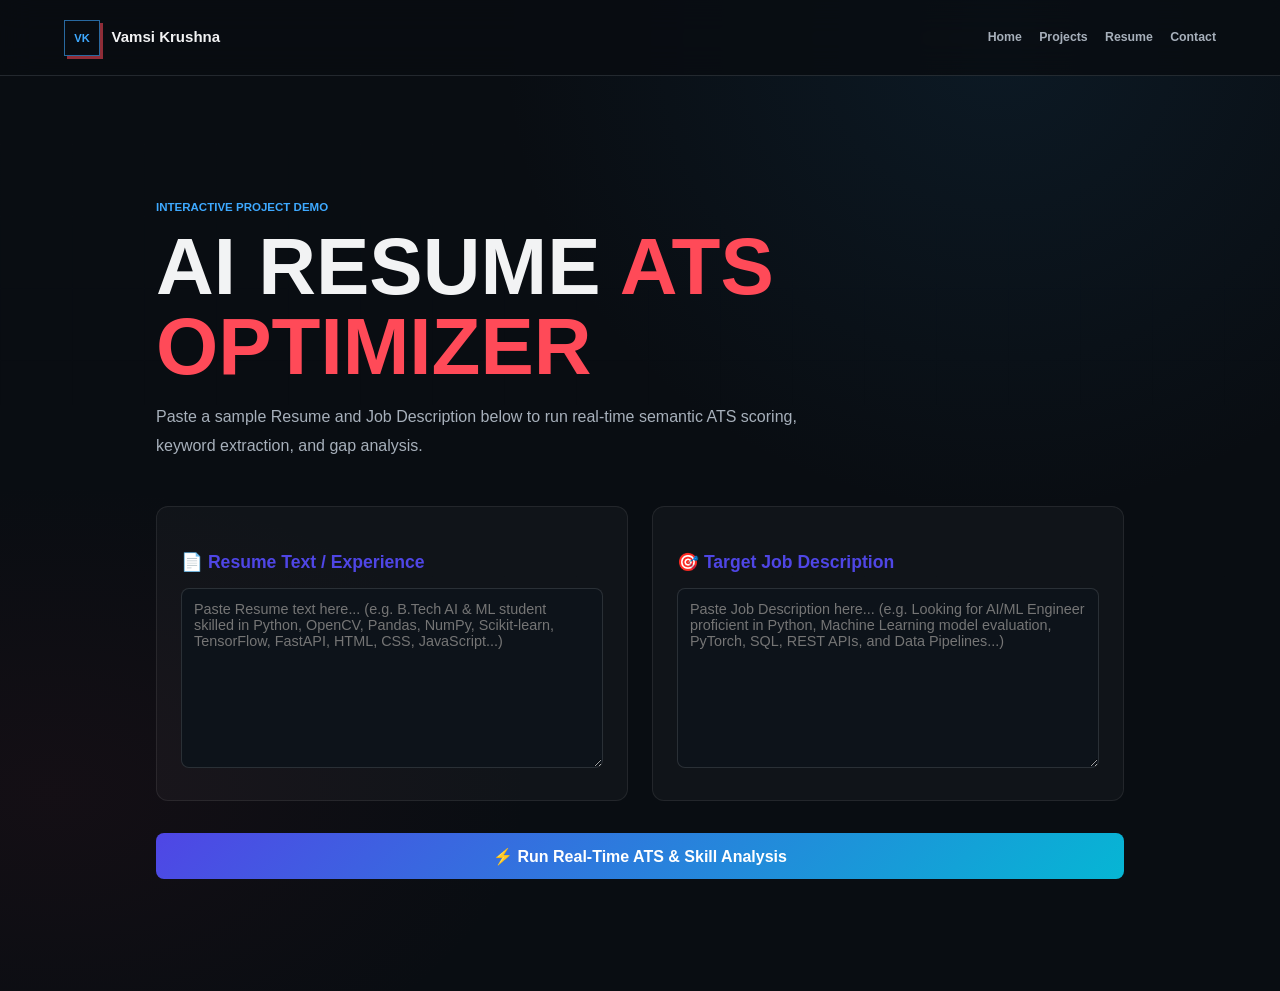
<file: vamsi-portfolio/pages/demo-ats-optimizer.html>
<!doctype html>
<html lang="en">
<head>
	<meta charset="utf-8">
	<meta name="viewport" content="width=device-width, initial-scale=1">
	<meta name="description" content="AI Resume ATS & Skill Gap Optimizer - Interactive Live Demo by Kunchapu Vamsi Krushna">
	<meta name="theme-color" content="#090d12">
	<title>AI Resume ATS Optimizer | Live Interactive Demo</title>
	<link rel="stylesheet" href="../css/style.css">
	<link rel="stylesheet" href="../css/pages.css">
	<link rel="stylesheet" href="../css/responsive.css">
	<style>
		.demo-container {
			max-width: 1000px;
			margin: 0 auto;
			padding: 2rem 1rem;
		}
		.demo-grid {
			display: grid;
			grid-template-columns: 1fr 1fr;
			gap: 1.5rem;
			margin-bottom: 2rem;
		}
		@media (max-width: 768px) {
			.demo-grid { grid-template-columns: 1fr; }
		}
		.input-card {
			background: rgba(255, 255, 255, 0.03);
			border: 1px solid rgba(255, 255, 255, 0.08);
			border-radius: 12px;
			padding: 1.5rem;
		}
		.input-card h3 {
			margin-bottom: 0.75rem;
			color: #4f46e5;
			font-size: 1.1rem;
		}
		.demo-textarea {
			width: 100%;
			height: 180px;
			background: #0d131a;
			border: 1px solid rgba(255, 255, 255, 0.12);
			border-radius: 8px;
			color: #e2e8f0;
			padding: 0.75rem;
			font-family: inherit;
			font-size: 0.9rem;
			resize: vertical;
		}
		.demo-textarea:focus {
			outline: none;
			border-color: #6366f1;
		}
		.analyze-btn {
			width: 100%;
			padding: 0.85rem;
			background: linear-gradient(135deg, #4f46e5, #06b6d4);
			color: #fff;
			font-weight: 600;
			border: none;
			border-radius: 8px;
			cursor: pointer;
			transition: opacity 0.2s;
			font-size: 1rem;
		}
		.analyze-btn:hover {
			opacity: 0.9;
		}
		.results-card {
			display: none;
			background: rgba(255, 255, 255, 0.03);
			border: 1px solid rgba(255, 255, 255, 0.1);
			border-radius: 12px;
			padding: 2rem;
			margin-top: 2rem;
		}
		.score-box {
			text-align: center;
			margin-bottom: 2rem;
		}
		.score-circle {
			width: 120px;
			height: 120px;
			border-radius: 50%;
			background: radial-gradient(circle, #1e1b4b 0%, #0f172a 100%);
			border: 4px solid #10b981;
			display: flex;
			align-items: center;
			justify-content: center;
			margin: 0 auto 0.75rem auto;
			font-size: 2.2rem;
			font-weight: 700;
			color: #10b981;
		}
		.badge-list {
			display: flex;
			flex-wrap: wrap;
			gap: 0.5rem;
			margin-top: 0.5rem;
		}
		.badge {
			padding: 0.3rem 0.75rem;
			border-radius: 20px;
			font-size: 0.82rem;
			font-weight: 500;
		}
		.badge-success { background: rgba(16, 185, 129, 0.15); color: #34d399; border: 1px solid rgba(16, 185, 129, 0.3); }
		.badge-missing { background: rgba(239, 68, 68, 0.15); color: #f87171; border: 1px solid rgba(239, 68, 68, 0.3); }
		.rec-list {
			list-style: disc;
			padding-left: 1.2rem;
			margin-top: 0.5rem;
			color: #cbd5e1;
		}
		.rec-list li { margin-bottom: 0.4rem; }
	</style>
	<script src="../js/main.js" defer></script>
</head>
<body>
	<header class="site-header">
		<a class="brand" href="../index.html" aria-label="Kunchapu Vamsi Krushna home">
			<span class="brand-mark">VK</span>
			<span>Vamsi Krushna</span>
		</a>
		<nav class="primary-navigation" aria-label="Main navigation">
			<a href="../index.html">Home</a>
			<a href="projects.html">Projects</a>
			<a href="resume.html">Resume</a>
			<a href="contact.html">Contact</a>
		</nav>
	</header>

	<main class="page-main">
		<div class="demo-container">
			<header class="page-heading">
				<p class="page-kicker">Interactive Project Demo</p>
				<h1>AI Resume <span>ATS Optimizer</span></h1>
				<p>Paste a sample Resume and Job Description below to run real-time semantic ATS scoring, keyword extraction, and gap analysis.</p>
			</header>

			<div class="demo-grid">
				<div class="input-card">
					<h3>📄 Resume Text / Experience</h3>
					<textarea id="resumeInput" class="demo-textarea" placeholder="Paste Resume text here... (e.g. B.Tech AI & ML student skilled in Python, OpenCV, Pandas, NumPy, Scikit-learn, TensorFlow, FastAPI, HTML, CSS, JavaScript...)"></textarea>
				</div>
				<div class="input-card">
					<h3>🎯 Target Job Description</h3>
					<textarea id="jdInput" class="demo-textarea" placeholder="Paste Job Description here... (e.g. Looking for AI/ML Engineer proficient in Python, Machine Learning model evaluation, PyTorch, SQL, REST APIs, and Data Pipelines...)"></textarea>
				</div>
			</div>

			<button id="analyzeBtn" class="analyze-btn" type="button">⚡ Run Real-Time ATS & Skill Analysis</button>

			<div id="resultsCard" class="results-card">
				<div class="score-box">
					<div id="scoreCircle" class="score-circle">0%</div>
					<h3 id="scoreLabel">ATS Keyword Match Score</h3>
				</div>

				<div style="display: grid; grid-template-columns: 1fr 1fr; gap: 1.5rem;" class="demo-grid">
					<div>
						<h4 style="color: #34d399; margin-bottom: 0.5rem;">✅ Matched Skills & Keywords</h4>
						<div id="matchedBadges" class="badge-list"></div>
					</div>
					<div>
						<h4 style="color: #f87171; margin-bottom: 0.5rem;">❌ Missing Keywords / Skill Gap</h4>
						<div id="missingBadges" class="badge-list"></div>
					</div>
				</div>

				<div style="margin-top: 1.5rem;">
					<h4 style="color: #60a5fa; margin-bottom: 0.5rem;">💡 AI Tailoring Recommendations</h4>
					<ul id="recList" class="rec-list"></ul>
				</div>
			</div>
		</div>
	</main>

	<script>
		document.getElementById('analyzeBtn').addEventListener('click', function() {
			const resumeText = document.getElementById('resumeInput').value.trim();
			const jdText = document.getElementById('jdInput').value.trim();

			if (!resumeText || !jdText) {
				alert("Please fill in both the Resume and Job Description fields.");
				return;
			}

			// Clean tokenization logic
			function extractKeywords(text) {
				const stopWords = new Set(["and","the","to","a","of","in","for","with","on","at","by","from","an","as","is","or","be","are","skills","role","looking","proficient","experience"]);
				const words = text.toLowerCase().match(/\b[a-z0-9+#.-]+\b/g) || [];
				const freq = {};
				words.forEach(w => {
					if (w.length > 2 && !stopWords.has(w)) {
						freq[w] = (freq[w] || 0) + 1;
					}
				});
				return freq;
			}

			const resumeKw = extractKeywords(resumeText);
			const jdKw = extractKeywords(jdText);

			const jdTotalKeys = Object.keys(jdKw);
			if (jdTotalKeys.length === 0) {
				alert("Job description is too short or invalid.");
				return;
			}

			const matched = [];
			const missing = [];

			jdTotalKeys.forEach(key => {
				if (resumeKw[key]) {
					matched.push(key);
				} else {
					missing.push(key);
				}
			});

			const matchScore = Math.min(100, Math.round((matched.length / jdTotalKeys.length) * 100));

			// Render results
			const resultsCard = document.getElementById('resultsCard');
			const scoreCircle = document.getElementById('scoreCircle');
			resultsCard.style.display = 'block';

			scoreCircle.textContent = matchScore + "%";
			if (matchScore >= 75) {
				scoreCircle.style.borderColor = "#10b981";
				scoreCircle.style.color = "#10b981";
			} else if (matchScore >= 50) {
				scoreCircle.style.borderColor = "#f59e0b";
				scoreCircle.style.color = "#f59e0b";
			} else {
				scoreCircle.style.borderColor = "#ef4444";
				scoreCircle.style.color = "#ef4444";
			}

			const matchedBadges = document.getElementById('matchedBadges');
			matchedBadges.innerHTML = matched.length ? matched.map(m => `<span class="badge badge-success">${m}</span>`).join('') : '<span style="color:#94a3b8; font-size:0.85rem;">No exact keyword matches found.</span>';

			const missingBadges = document.getElementById('missingBadges');
			missingBadges.innerHTML = missing.length ? missing.map(m => `<span class="badge badge-missing">${m}</span>`).join('') : '<span style="color:#34d399; font-size:0.85rem;">Great job! All core JD keywords are present.</span>';

			const recList = document.getElementById('recList');
			recList.innerHTML = `
				<li><strong>ATS Compatibility:</strong> Match score is ${matchScore}%. ${matchScore < 70 ? 'Incorporate more domain-specific technical terms from the JD.' : 'Strong keyword coverage!'}</li>
				${missing.length ? `<li><strong>Priority Action:</strong> Explicitly add key missing skills such as <em>${missing.slice(0, 4).join(', ')}</em> to your skills section or project bullets.</li>` : ''}
				<li><strong>Formatting Tip:</strong> Use standard section headings (Technical Skills, Projects, Experience) to ensure smooth parsing by ATS scanners.</li>
			`;

			resultsCard.scrollIntoView({ behavior: 'smooth' });
		});
	</script>
</body>
</html>
</file>
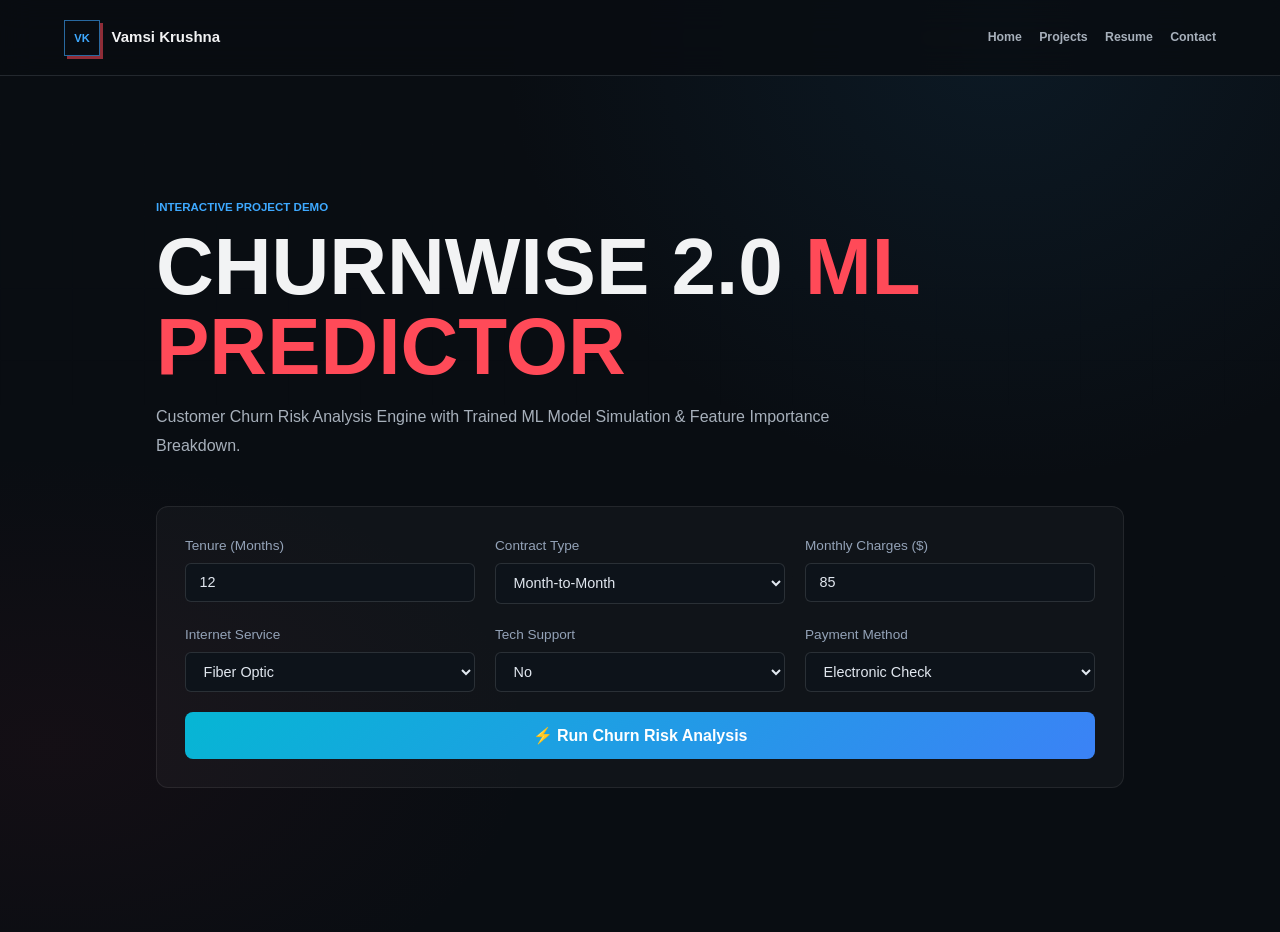
<file: vamsi-portfolio/pages/demo-churnwise.html>
<!doctype html>
<html lang="en">
<head>
	<meta charset="utf-8">
	<meta name="viewport" content="width=device-width, initial-scale=1">
	<meta name="description" content="ChurnWise 2.0 Customer Churn Prediction ML System - Live Interactive Demo by Kunchapu Vamsi Krushna">
	<meta name="theme-color" content="#090d12">
	<title>ChurnWise 2.0 ML Prediction System | Live Interactive Demo</title>
	<link rel="stylesheet" href="../css/style.css">
	<link rel="stylesheet" href="../css/pages.css">
	<link rel="stylesheet" href="../css/responsive.css">
	<style>
		.demo-container {
			max-width: 1000px;
			margin: 0 auto;
			padding: 2rem 1rem;
		}
		.form-grid {
			display: grid;
			grid-template-columns: repeat(auto-fit, minmax(220px, 1fr));
			gap: 1.25rem;
			background: rgba(255, 255, 255, 0.03);
			border: 1px solid rgba(255, 255, 255, 0.08);
			border-radius: 12px;
			padding: 1.75rem;
			margin-bottom: 2rem;
		}
		.form-group label {
			display: block;
			font-size: 0.85rem;
			color: #94a3b8;
			margin-bottom: 0.4rem;
		}
		.form-group input, .form-group select {
			width: 100%;
			padding: 0.65rem 0.85rem;
			background: #0d131a;
			border: 1px solid rgba(255, 255, 255, 0.12);
			border-radius: 6px;
			color: #e2e8f0;
			font-size: 0.9rem;
		}
		.predict-btn {
			grid-column: 1 / -1;
			padding: 0.85rem;
			background: linear-gradient(135deg, #06b6d4, #3b82f6);
			color: #fff;
			font-weight: 600;
			border: none;
			border-radius: 8px;
			cursor: pointer;
			font-size: 1rem;
		}
		.result-panel {
			display: none;
			background: rgba(255, 255, 255, 0.03);
			border: 1px solid rgba(255, 255, 255, 0.1);
			border-radius: 12px;
			padding: 2rem;
		}
		.prob-bar-bg {
			height: 14px;
			background: rgba(255, 255, 255, 0.1);
			border-radius: 10px;
			overflow: hidden;
			margin: 0.75rem 0 1.5rem 0;
		}
		.prob-bar-fill {
			height: 100%;
			width: 0%;
			background: #10b981;
			transition: width 0.6s ease, background-color 0.6s ease;
		}
		.shap-list {
			list-style: none;
			padding: 0;
		}
		.shap-item {
			display: flex;
			justify-content: space-between;
			padding: 0.5rem 0;
			border-bottom: 1px solid rgba(255, 255, 255, 0.06);
			font-size: 0.9rem;
		}
	</style>
	<script src="../js/main.js" defer></script>
</head>
<body>
	<header class="site-header">
		<a class="brand" href="../index.html" aria-label="Kunchapu Vamsi Krushna home">
			<span class="brand-mark">VK</span>
			<span>Vamsi Krushna</span>
		</a>
		<nav class="primary-navigation" aria-label="Main navigation">
			<a href="../index.html">Home</a>
			<a href="projects.html">Projects</a>
			<a href="resume.html">Resume</a>
			<a href="contact.html">Contact</a>
		</nav>
	</header>

	<main class="page-main">
		<div class="demo-container">
			<header class="page-heading">
				<p class="page-kicker">Interactive Project Demo</p>
				<h1>ChurnWise 2.0 <span>ML Predictor</span></h1>
				<p>Customer Churn Risk Analysis Engine with Trained ML Model Simulation & Feature Importance Breakdown.</p>
			</header>

			<div class="form-grid">
				<div class="form-group">
					<label>Tenure (Months)</label>
					<input type="number" id="tenure" value="12" min="1" max="72">
				</div>
				<div class="form-group">
					<label>Contract Type</label>
					<select id="contract">
						<option value="month-to-month">Month-to-Month</option>
						<option value="one-year">One Year</option>
						<option value="two-year">Two Year</option>
					</select>
				</div>
				<div class="form-group">
					<label>Monthly Charges ($)</label>
					<input type="number" id="monthlyCharges" value="85" min="15" max="150">
				</div>
				<div class="form-group">
					<label>Internet Service</label>
					<select id="internet">
						<option value="fiber">Fiber Optic</option>
						<option value="dsl">DSL</option>
						<option value="none">None</option>
					</select>
				</div>
				<div class="form-group">
					<label>Tech Support</label>
					<select id="techSupport">
						<option value="no">No</option>
						<option value="yes">Yes</option>
					</select>
				</div>
				<div class="form-group">
					<label>Payment Method</label>
					<select id="payment">
						<option value="electronic">Electronic Check</option>
						<option value="bank">Bank Transfer</option>
						<option value="credit">Credit Card</option>
					</select>
				</div>
				<button type="button" id="predictBtn" class="predict-btn">⚡ Run Churn Risk Analysis</button>
			</div>

			<div id="resultPanel" class="result-panel">
				<div style="display: flex; justify-content: space-between; align-items: center;">
					<h3>Predicted Churn Risk</h3>
					<span id="riskBadge" style="font-weight: 700; font-size: 1.1rem; padding: 0.4rem 1rem; border-radius: 20px;">LOW RISK</span>
				</div>

				<div class="prob-bar-bg">
					<div id="probFill" class="prob-bar-fill"></div>
				</div>
				<p id="probText" style="text-align: right; color: #94a3b8; font-size: 0.9rem; margin-top: -1rem; margin-bottom: 1.5rem;">Estimated Probability: 18%</p>

				<h4 style="color: #60a5fa; margin-bottom: 0.75rem;">📊 Top Influencing Features (SHAP Breakdown)</h4>
				<ul id="shapList" class="shap-list"></ul>
			</div>
		</div>
	</main>

	<script>
		document.getElementById('predictBtn').addEventListener('click', function() {
			const tenure = parseFloat(document.getElementById('tenure').value) || 1;
			const contract = document.getElementById('contract').value;
			const monthly = parseFloat(document.getElementById('monthlyCharges').value) || 50;
			const internet = document.getElementById('internet').value;
			const techSupport = document.getElementById('techSupport').value;

			// Weighted Logistic/Tree ML scoring heuristic
			let riskScore = 0.25;

			if (contract === 'month-to-month') riskScore += 0.35;
			if (contract === 'one-year') riskScore += 0.10;
			if (tenure < 6) riskScore += 0.25;
			else if (tenure > 24) riskScore -= 0.20;

			if (monthly > 80) riskScore += 0.15;
			if (internet === 'fiber') riskScore += 0.10;
			if (techSupport === 'no') riskScore += 0.15;

			riskScore = Math.min(0.98, Math.max(0.05, riskScore));
			const probPct = Math.round(riskScore * 100);

			const resultPanel = document.getElementById('resultPanel');
			const riskBadge = document.getElementById('riskBadge');
			const probFill = document.getElementById('probFill');
			const probText = document.getElementById('probText');
			const shapList = document.getElementById('shapList');

			resultPanel.style.display = 'block';
			probFill.style.width = probPct + '%';
			probText.textContent = `Estimated Churn Probability: ${probPct}%`;

			if (probPct >= 60) {
				riskBadge.textContent = 'HIGH RISK';
				riskBadge.style.background = 'rgba(239, 68, 68, 0.2)';
				riskBadge.style.color = '#f87171';
				probFill.style.backgroundColor = '#ef4444';
			} else if (probPct >= 35) {
				riskBadge.textContent = 'MEDIUM RISK';
				riskBadge.style.background = 'rgba(245, 158, 11, 0.2)';
				riskBadge.style.color = '#fbbf24';
				probFill.style.backgroundColor = '#f59e0b';
			} else {
				riskBadge.textContent = 'LOW RISK';
				riskBadge.style.background = 'rgba(16, 185, 129, 0.2)';
				riskBadge.style.color = '#34d399';
				probFill.style.backgroundColor = '#10b981';
			}

			shapList.innerHTML = `
				<li class="shap-item"><span>Contract Type (${contract})</span><span style="color: ${contract === 'month-to-month' ? '#f87171' : '#34d399'};">${contract === 'month-to-month' ? '+35% Risk' : '-15% Risk'}</span></li>
				<li class="shap-item"><span>Customer Tenure (${tenure} mos)</span><span style="color: ${tenure < 6 ? '#f87171' : '#34d399'};">${tenure < 6 ? '+25% Risk' : '-20% Risk'}</span></li>
				<li class="shap-item"><span>Tech Support (${techSupport})</span><span style="color: ${techSupport === 'no' ? '#f87171' : '#34d399'};">${techSupport === 'no' ? '+15% Risk' : '-10% Risk'}</span></li>
				<li class="shap-item"><span>Monthly Charges ($${monthly})</span><span style="color: ${monthly > 80 ? '#f87171' : '#34d399'};">${monthly > 80 ? '+15% Risk' : '-5% Risk'}</span></li>
			`;

			resultPanel.scrollIntoView({ behavior: 'smooth' });
		});
	</script>
</body>
</html>
</file>
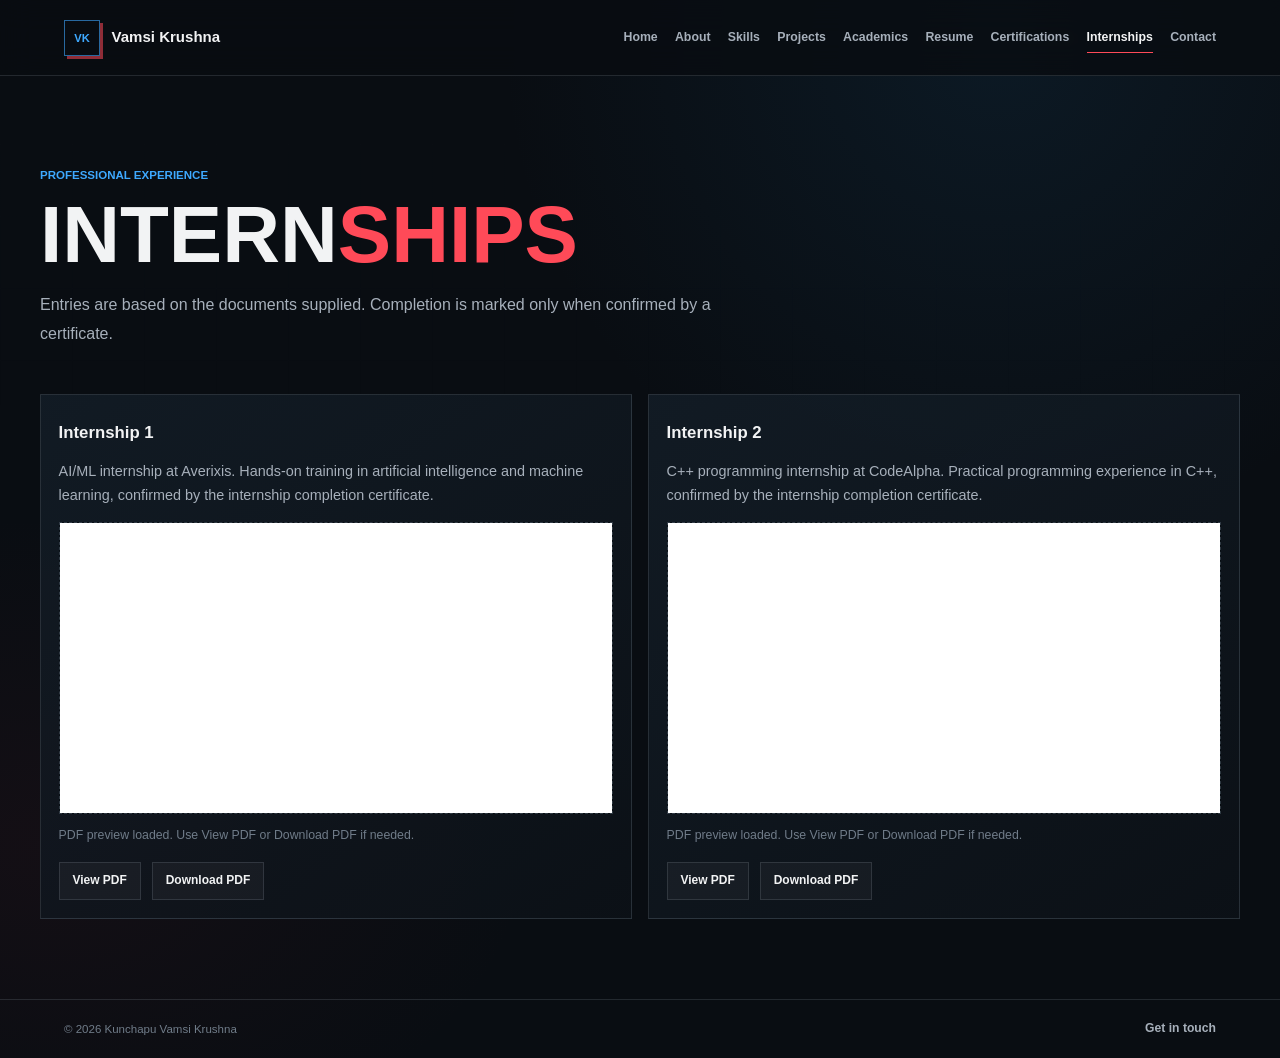
<file: vamsi-portfolio/pages/internships.html>
<!doctype html>
<html lang="en">
<head>
	<meta charset="utf-8">
	<meta name="viewport" content="width=device-width, initial-scale=1">
	<meta name="description" content="Internship experience and supporting documents for Kunchapu Vamsi Krushna.">
	<meta name="theme-color" content="#090d12">
	<title>Internships | Kunchapu Vamsi Krushna</title>
	<link rel="stylesheet" href="../css/style.css">
	<link rel="stylesheet" href="../css/pages.css">
	<link rel="stylesheet" href="../css/responsive.css">
	<script src="../js/main.js" defer></script>
</head>
<body>
	<a class="skip-link" href="#main-content">Skip to content</a>
	<header class="site-header">
		<a class="brand" href="../index.html" aria-label="Kunchapu Vamsi Krushna home"><span class="brand-mark">VK</span><span>Vamsi Krushna</span></a>
		<button class="nav-toggle" type="button" aria-expanded="false" aria-controls="primary-navigation" aria-label="Open navigation"><span></span><span></span></button>
		<nav class="primary-navigation" id="primary-navigation" aria-label="Main navigation">
			<a href="../index.html">Home</a><a href="about.html">About</a><a href="skills.html">Skills</a><a href="projects.html">Projects</a><a href="academics.html">Academics</a><a href="resume.html">Resume</a><a href="certifications.html">Certifications</a><a href="internships.html" aria-current="page">Internships</a><a href="contact.html">Contact</a>
		</nav>
	</header>
	<main id="main-content" class="page-main">
		<header class="page-heading"><p class="page-kicker">Professional experience</p><h1>Intern<span>ships</span></h1><p>Entries are based on the documents supplied. Completion is marked only when confirmed by a certificate.</p></header>
		<section class="document-grid" data-internship-list aria-live="polite" aria-label="Internship experience"></section>
	</main>
	<footer class="site-footer"><span>&copy; <span data-year></span> Kunchapu Vamsi Krushna</span><a href="contact.html">Get in touch</a></footer>
</body>
</html>
</file>
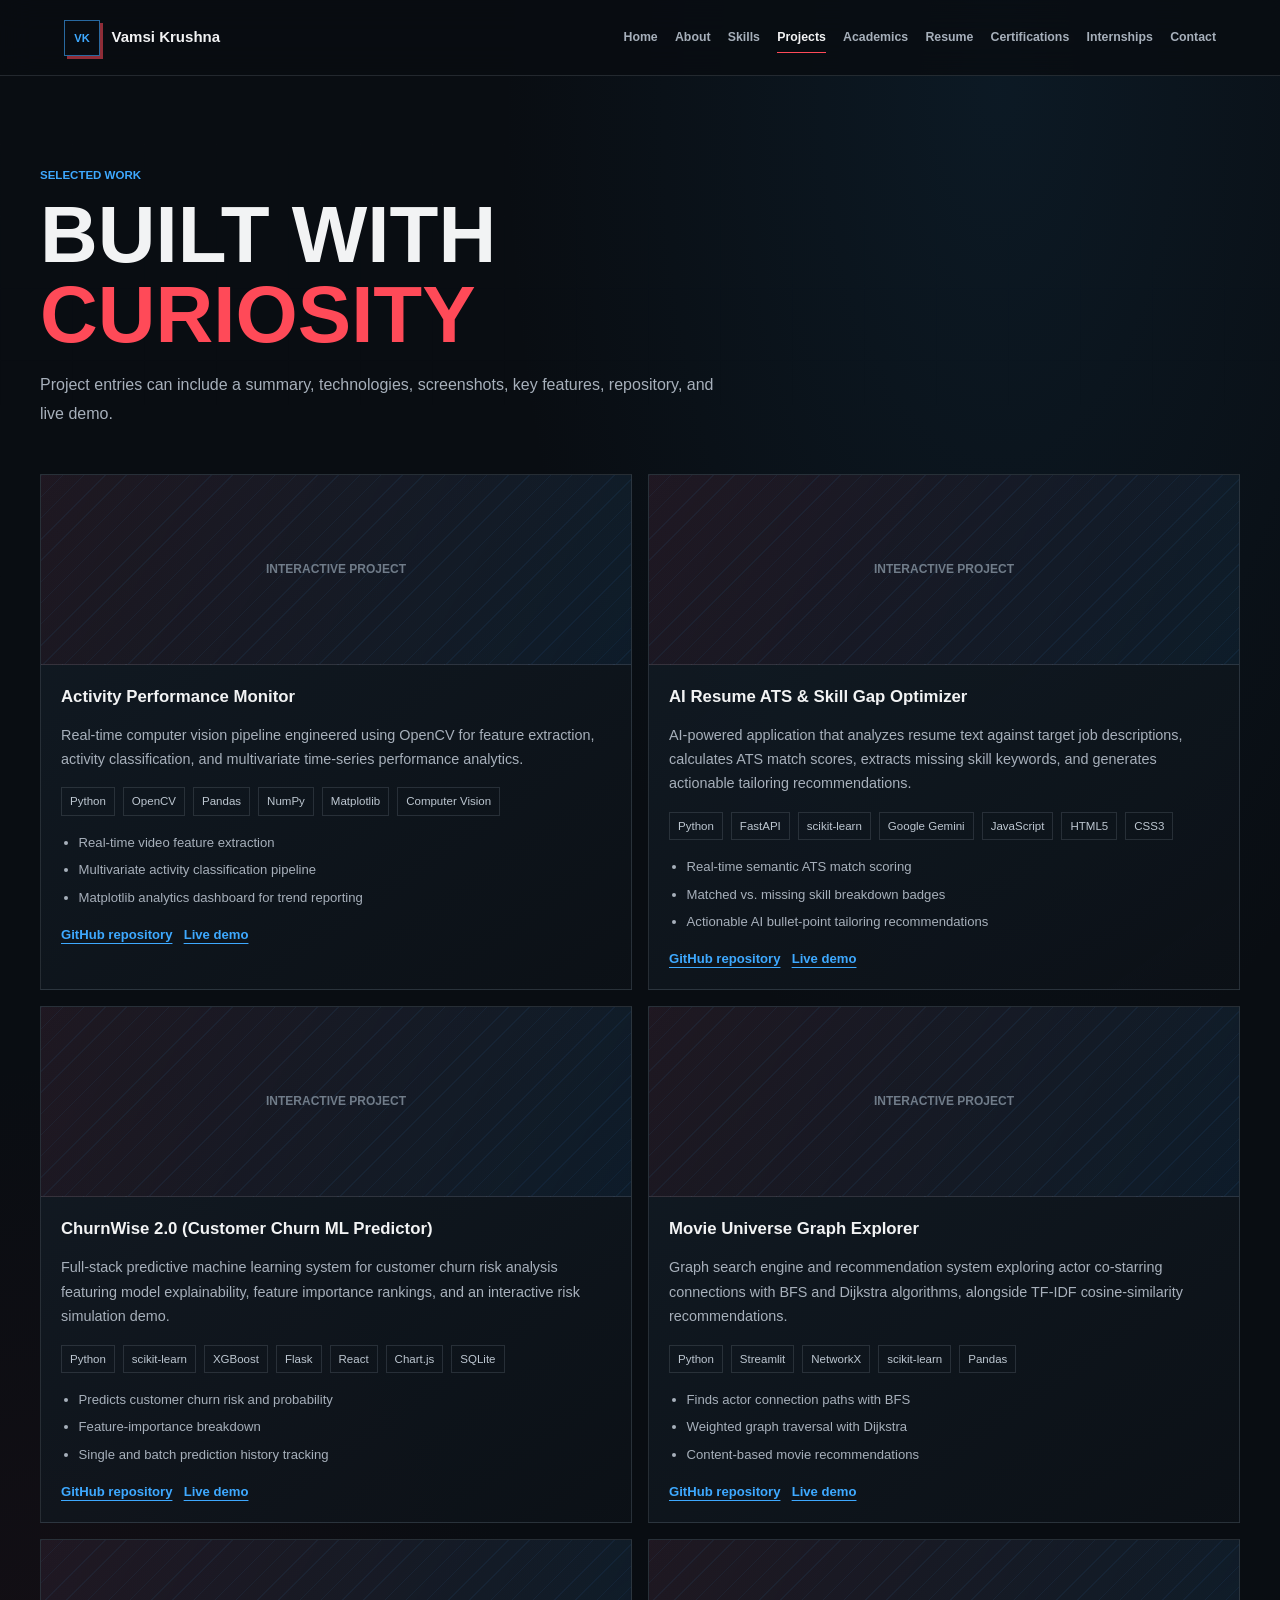
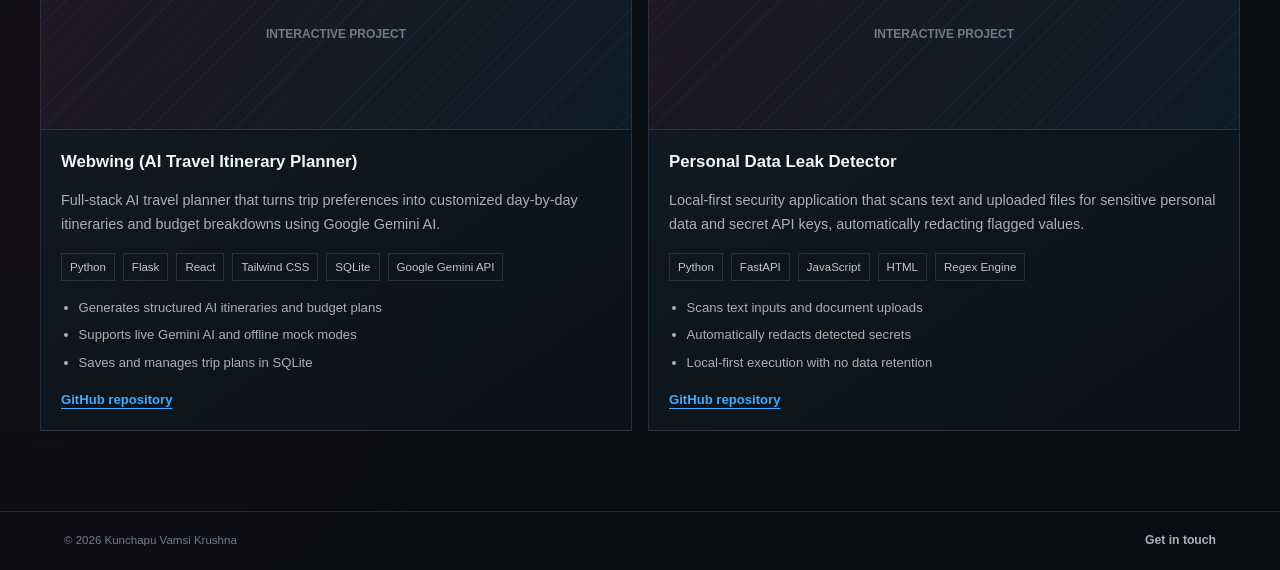
<file: vamsi-portfolio/pages/projects.html>
<!doctype html>
<html lang="en">
<head>
	<meta charset="utf-8">
	<meta name="viewport" content="width=device-width, initial-scale=1">
	<meta name="description" content="Selected software, AI, and web development projects by Kunchapu Vamsi Krushna.">
	<meta name="theme-color" content="#090d12">
	<title>Projects | Kunchapu Vamsi Krushna</title>
	<link rel="stylesheet" href="../css/style.css">
	<link rel="stylesheet" href="../css/pages.css">
	<link rel="stylesheet" href="../css/responsive.css">
	<script src="../js/main.js" defer></script>
	<script src="../js/projects.js" defer></script>
</head>
<body>
	<a class="skip-link" href="#main-content">Skip to content</a>
	<header class="site-header">
		<a class="brand" href="../index.html" aria-label="Kunchapu Vamsi Krushna home"><span class="brand-mark">VK</span><span>Vamsi Krushna</span></a>
		<button class="nav-toggle" type="button" aria-expanded="false" aria-controls="primary-navigation" aria-label="Open navigation"><span></span><span></span></button>
		<nav class="primary-navigation" id="primary-navigation" aria-label="Main navigation">
			<a href="../index.html">Home</a><a href="about.html">About</a><a href="skills.html">Skills</a><a href="projects.html" aria-current="page">Projects</a><a href="academics.html">Academics</a><a href="resume.html">Resume</a><a href="certifications.html">Certifications</a><a href="internships.html">Internships</a><a href="contact.html">Contact</a>
		</nav>
	</header>
	<main id="main-content" class="page-main">
		<header class="page-heading"><p class="page-kicker">Selected work</p><h1>Built with <span>curiosity</span></h1><p>Project entries can include a summary, technologies, screenshots, key features, repository, and live demo.</p></header>
		<div class="project-grid" data-project-grid aria-live="polite"></div>
	</main>
	<footer class="site-footer"><span>&copy; <span data-year></span> Kunchapu Vamsi Krushna</span><a href="contact.html">Get in touch</a></footer>
</body>
</html>
</file>
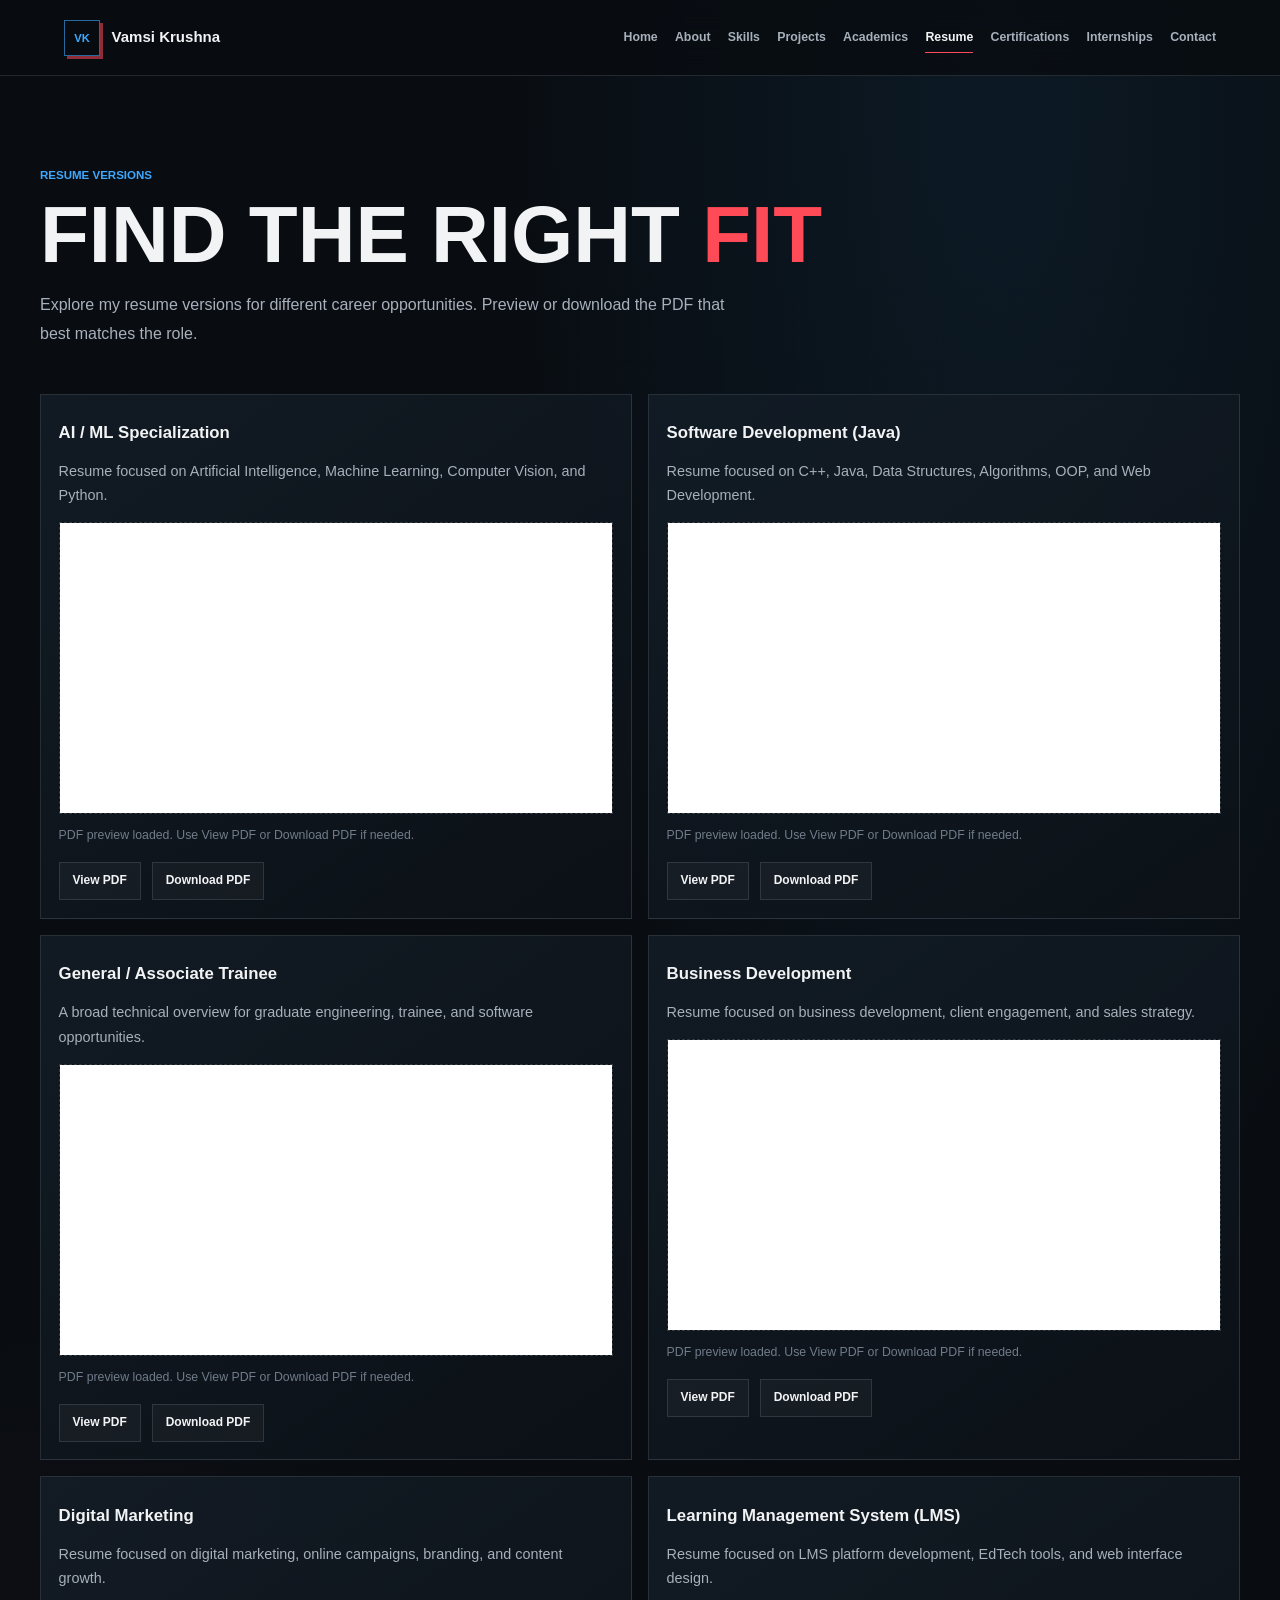
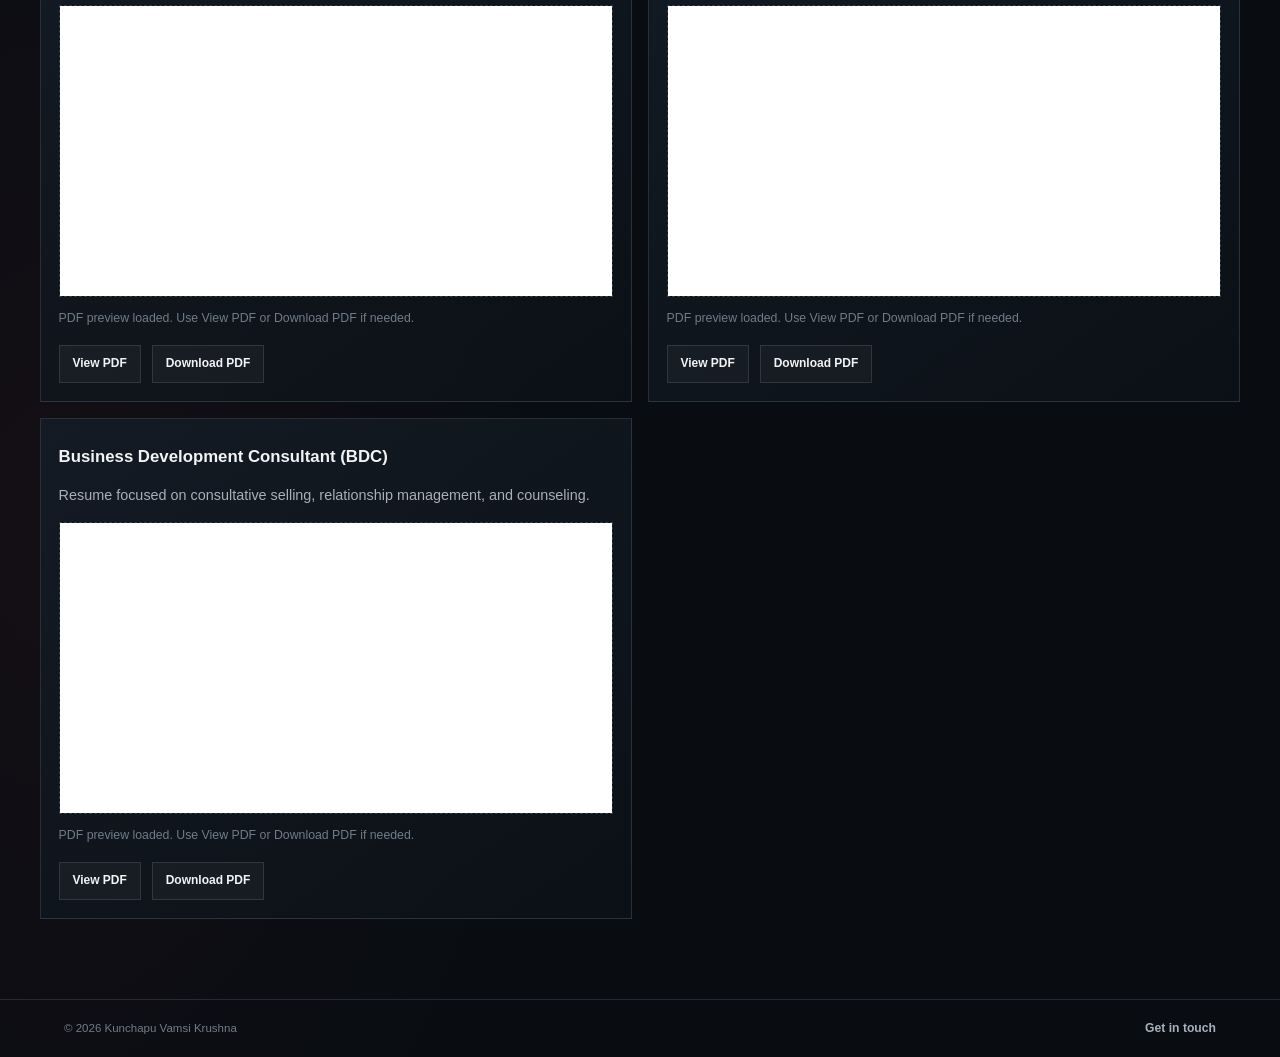
<file: vamsi-portfolio/pages/resume.html>
<!doctype html>
<html lang="en">

<head>

	<meta charset="utf-8">

	<meta
		name="viewport"
		content="width=device-width, initial-scale=1"
	>

	<meta
		name="description"
		content="Resume versions for software development, AI and machine learning, data analysis, and business development opportunities."
	>

	<meta
		name="theme-color"
		content="#090d12"
	>

	<title>
		Resume Versions | Kunchapu Vamsi Krushna
	</title>

	<link
		rel="stylesheet"
		href="../css/style.css"
	>

	<link
		rel="stylesheet"
		href="../css/pages.css"
	>

	<link
		rel="stylesheet"
		href="../css/responsive.css"
	>

	<script
		src="../js/main.js"
		defer
	></script>

</head>

<body>

	<a
		class="skip-link"
		href="#main-content"
	>
		Skip to content
	</a>

	<header class="site-header">

		<a
			class="brand"
			href="../index.html"
			aria-label="Kunchapu Vamsi Krushna home"
		>

			<span class="brand-mark">
				VK
			</span>

			<span>
				Vamsi Krushna
			</span>

		</a>

		<button
			class="nav-toggle"
			type="button"
			aria-expanded="false"
			aria-controls="primary-navigation"
			aria-label="Open navigation"
		>

			<span></span>
			<span></span>

		</button>

		<nav
			class="primary-navigation"
			id="primary-navigation"
			aria-label="Main navigation"
		>

			<a href="../index.html">
				Home
			</a>

			<a href="about.html">
				About
			</a>

			<a href="skills.html">
				Skills
			</a>

			<a href="projects.html">
				Projects
			</a>

			<a href="academics.html">
				Academics
			</a>

			<a
				href="resume.html"
				aria-current="page"
			>
				Resume
			</a>

			<a href="certifications.html">
				Certifications
			</a>

			<a href="internships.html">
				Internships
			</a>

			<a href="contact.html">
				Contact
			</a>

		</nav>

	</header>

	<main
		id="main-content"
		class="page-main"
	>

		<header class="page-heading">

			<p class="page-kicker">
				Resume versions
			</p>

			<h1>
				Find the right
				<span>fit</span>
			</h1>

			<p>
				Explore my resume versions for different
				career opportunities. Preview or download
				the PDF that best matches the role.
			</p>

		</header>

		<!-- =================================================
		     RESUME CARDS
		     main.js automatically creates the cards here.
		     ================================================= -->

		<section
			class="document-grid"
			aria-label="Resume versions"
			data-resume-list
		>

			<p class="preview-message">
				Loading resumes...
			</p>

		</section>

	</main>

	<footer class="site-footer">

		<span>

			&copy;

			<span data-year></span>

			Kunchapu Vamsi Krushna

		</span>

		<a href="contact.html">
			Get in touch
		</a>

	</footer>

</body>

</html>
</file>
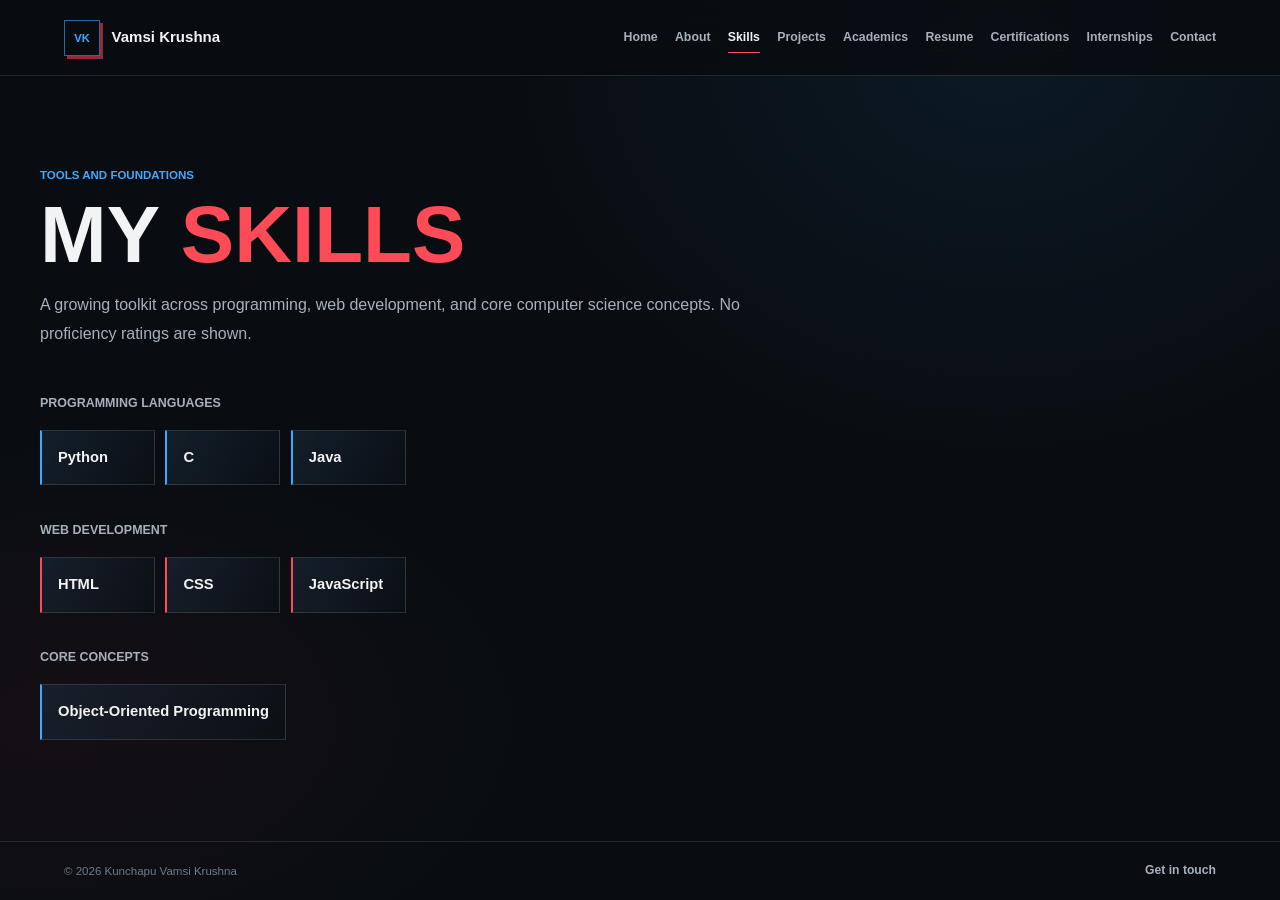
<file: vamsi-portfolio/pages/skills.html>
<!doctype html>
<html lang="en">
<head>
	<meta charset="utf-8">
	<meta name="viewport" content="width=device-width, initial-scale=1">
	<meta name="description" content="Programming and development skills of Kunchapu Vamsi Krushna.">
	<meta name="theme-color" content="#090d12">
	<title>Skills | Kunchapu Vamsi Krushna</title>
	<link rel="stylesheet" href="../css/style.css">
	<link rel="stylesheet" href="../css/pages.css">
	<link rel="stylesheet" href="../css/responsive.css">
	<script src="../js/main.js" defer></script>
</head>
<body>
	<a class="skip-link" href="#main-content">Skip to content</a>
	<header class="site-header">
		<a class="brand" href="../index.html" aria-label="Kunchapu Vamsi Krushna home"><span class="brand-mark">VK</span><span>Vamsi Krushna</span></a>
		<button class="nav-toggle" type="button" aria-expanded="false" aria-controls="primary-navigation" aria-label="Open navigation"><span></span><span></span></button>
		<nav class="primary-navigation" id="primary-navigation" aria-label="Main navigation">
			<a href="../index.html">Home</a><a href="about.html">About</a><a href="skills.html" aria-current="page">Skills</a><a href="projects.html">Projects</a><a href="academics.html">Academics</a><a href="resume.html">Resume</a><a href="certifications.html">Certifications</a><a href="internships.html">Internships</a><a href="contact.html">Contact</a>
		</nav>
	</header>
	<main id="main-content" class="page-main">
		<header class="page-heading"><p class="page-kicker">Tools and foundations</p><h1>My <span>Skills</span></h1><p>A growing toolkit across programming, web development, and core computer science concepts. No proficiency ratings are shown.</p></header>
		<section class="skill-group" aria-labelledby="programming-skills"><h2 id="programming-skills">Programming languages</h2><ul class="skill-list"><li>Python</li><li>C</li><li>Java</li></ul></section>
		<section class="skill-group" aria-labelledby="web-skills"><h2 id="web-skills">Web development</h2><ul class="skill-list"><li>HTML</li><li>CSS</li><li>JavaScript</li></ul></section>
		<section class="skill-group" aria-labelledby="core-skills"><h2 id="core-skills">Core concepts</h2><ul class="skill-list"><li>Object-Oriented Programming</li></ul></section>
	</main>
	<footer class="site-footer"><span>&copy; <span data-year></span> Kunchapu Vamsi Krushna</span><a href="contact.html">Get in touch</a></footer>
</body>
</html>
</file>
<file: vamsi-portfolio/css/style.css>
:root {
	color-scheme: dark;
	--ink: #f2f3f4;
	--muted: #a7b0bb;
	--dim: #707c89;
	--night: #090d12;
	--panel: #111821;
	--panel-raised: #151f29;
	--line: rgba(199, 214, 228, .14);
	--red: #ff4a58;
	--blue: #3ea9ff;
	--green: #94e2bd;
	--font-display: "Arial Black", "Trebuchet MS", sans-serif;
	--font-body: "Trebuchet MS", "Segoe UI", sans-serif;
	font-family: var(--font-body);
	font-synthesis: none;
	text-rendering: optimizeLegibility;
}

* { box-sizing: border-box; }
html { min-width: 320px; scroll-behavior: smooth; }
body {
	min-width: 320px;
	min-height: 100vh;
	margin: 0;
	display: flex;
	flex-direction: column;
	overflow-x: hidden;
	color: var(--ink);
	background-color: var(--night);
	background-image: radial-gradient(ellipse at 78% 4%, rgba(25, 79, 116, .19), transparent 31rem), radial-gradient(ellipse at 4% 80%, rgba(117, 31, 46, .1), transparent 30rem);
	font: 400 1rem/1.6 var(--font-body);
}

body::before {
	position: fixed;
	z-index: -1;
	inset: 0;
	pointer-events: none;
	content: "";
	opacity: .16;
	background-image: linear-gradient(rgba(173, 197, 218, .05) 1px, transparent 1px), linear-gradient(90deg, rgba(173, 197, 218, .05) 1px, transparent 1px);
	background-size: 72px 72px;
	mask-image: linear-gradient(to bottom, black, transparent 90%);
}

a { color: inherit; }
button, a { -webkit-tap-highlight-color: transparent; }
a:focus-visible, button:focus-visible { outline: 2px solid var(--blue); outline-offset: 4px; }
img, iframe { max-width: 100%; }

.skip-link {
	position: fixed;
	z-index: 20;
	top: .75rem;
	left: .75rem;
	padding: .7rem 1rem;
	transform: translateY(-160%);
	color: var(--night);
	background: var(--ink);
	font-weight: 700;
}
.skip-link:focus { transform: translateY(0); }

.site-header {
	position: relative;
	z-index: 5;
	min-height: 76px;
	display: flex;
	align-items: center;
	justify-content: space-between;
	gap: 2rem;
	padding: .8rem clamp(1.25rem, 5vw, 5.25rem);
	border-bottom: 1px solid var(--line);
	background: rgba(9, 13, 18, .83);
	backdrop-filter: blur(16px);
}
.brand { display: inline-flex; align-items: center; gap: .72rem; flex: 0 0 auto; text-decoration: none; font-size: .94rem; font-weight: 700; letter-spacing: 0; }
.brand-mark { display: grid; width: 36px; aspect-ratio: 1; place-items: center; border: 1px solid rgba(62, 169, 255, .6); color: var(--blue); font: 800 .7rem var(--font-display); box-shadow: 3px 3px 0 rgba(255, 74, 88, .55); }
.primary-navigation { display: flex; align-items: center; justify-content: flex-end; gap: clamp(.65rem, 1.35vw, 1.3rem); }
.primary-navigation a { position: relative; padding: .35rem 0; color: var(--muted); text-decoration: none; font-size: .77rem; font-weight: 700; transition: color .2s ease; }
.primary-navigation a::after { position: absolute; right: 0; bottom: 0; left: 0; height: 1px; transform: scaleX(0); transform-origin: left; background: var(--red); content: ""; transition: transform .2s ease; }
.primary-navigation a:hover, .primary-navigation a[aria-current="page"] { color: var(--ink); }
.primary-navigation a:hover::after, .primary-navigation a[aria-current="page"]::after { transform: scaleX(1); }
.nav-toggle { display: none; }

.home-main { flex: 1; }
.hero {
	position: relative;
	width: min(100% - 2.5rem, 1370px);
	min-height: min(760px, calc(100svh - 140px));
	margin: 0 auto;
	display: grid;
	grid-template-columns: minmax(0, 1.02fr) minmax(300px, .98fr);
	align-items: center;
	gap: 2rem;
	padding: clamp(4rem, 8vh, 7rem) 0 4rem;
}
.hero-copy { position: relative; z-index: 2; max-width: 710px; animation: enter-left .75s cubic-bezier(.2,.7,.2,1) both; }
.eyebrow { display: flex; align-items: center; gap: .65rem; margin: 0 0 1.45rem; color: var(--blue); font-size: .72rem; font-weight: 800; letter-spacing: 0; text-transform: uppercase; }
.status-dot { width: 7px; aspect-ratio: 1; border-radius: 50%; background: var(--green); box-shadow: 0 0 12px rgba(148, 226, 189, .8); }
h1, h2, h3, p { overflow-wrap: anywhere; }
.hero h1 { margin: 0; font: 900 6.4rem/.94 var(--font-display); letter-spacing: 0; text-transform: uppercase; }
.hero h1 span { color: transparent; -webkit-text-stroke: 1px rgba(232, 239, 246, .78); }
.hero-role { margin: 1.6rem 0 .55rem; color: var(--ink); font-size: 1.05rem; font-weight: 700; }
.hero-role span { margin: 0 .35rem; color: var(--red); }
.hero-intro { max-width: 560px; margin: 0; color: var(--muted); font-size: 1rem; line-height: 1.8; }
.hero-actions { display: flex; flex-wrap: wrap; gap: .7rem; margin-top: 2rem; }
.button { min-height: 46px; display: inline-flex; align-items: center; justify-content: center; gap: .65rem; padding: .7rem 1rem; border: 1px solid transparent; text-decoration: none; font-size: .83rem; font-weight: 800; transition: transform .2s ease, box-shadow .2s ease, background .2s ease; }
.button:hover { transform: translateY(-2px); }
.button-primary { color: white; background: linear-gradient(105deg, #c92e43, #e33d49); box-shadow: 0 0 22px rgba(255, 74, 88, .18); }
.button-primary:hover { box-shadow: 0 0 28px rgba(255, 74, 88, .34); }
.button-quiet { border-color: var(--line); color: var(--muted); background: rgba(255,255,255,.025); }
.button-quiet:hover { border-color: rgba(62, 169, 255, .62); color: var(--ink); }
.hero-index { margin: 3.2rem 0 0; color: var(--dim); font-size: .66rem; font-weight: 800; letter-spacing: 0; }
.hero-index span { margin-right: .7rem; color: var(--red); }

.hero-art { position: relative; min-height: 470px; isolation: isolate; overflow: hidden; border: 1px solid rgba(167, 190, 212, .15); background: linear-gradient(150deg, rgba(16, 28, 39, .75), rgba(10, 15, 22, .35)); animation: enter-right .9s .1s cubic-bezier(.2,.7,.2,1) both; }
.hero-art::before { position: absolute; z-index: -1; inset: 0; background: radial-gradient(circle at 50% 41%, transparent 0 2px, rgba(62, 169, 255, .28) 2.5px 3px, transparent 3.5px), repeating-conic-gradient(from 4deg at 50% 41%, transparent 0 14deg, rgba(62,169,255,.16) 14.2deg 14.5deg, transparent 14.8deg 28deg); mask-image: radial-gradient(ellipse at 50% 42%, black 4%, transparent 67%); content: ""; }
.hero-art::after { position: absolute; z-index: -1; inset: 0; background: linear-gradient(180deg, transparent 55%, rgba(8, 12, 17, .96)); content: ""; }
.web-ring { position: absolute; top: 10%; left: 20%; width: 63%; aspect-ratio: 1; border: 1px solid rgba(62, 169, 255, .2); border-radius: 50%; }
.web-ring::before, .web-ring::after { position: absolute; inset: 12%; border: 1px solid rgba(255, 74, 88, .23); border-radius: 50%; content: ""; }
.web-ring::after { inset: 28%; border-color: rgba(62, 169, 255, .26); }
.web-ring-two { top: 20%; left: 31%; width: 42%; border-color: rgba(255, 74, 88, .23); transform: rotate(42deg) scaleX(1.3); }
.web-ring-two::before { inset: -24% 28%; border-color: rgba(62, 169, 255, .2); }
.web-ring-two::after { inset: 22% -25%; border-color: rgba(255, 74, 88, .16); }
.hero-coordinate { position: absolute; top: 16%; right: 9%; color: rgba(216, 229, 240, .72); font-size: .6rem; font-weight: 800; letter-spacing: 0; line-height: 1.8; text-align: right; }
.skyline { position: absolute; right: 0; bottom: 0; left: 0; height: 42%; display: flex; align-items: flex-end; gap: 2px; padding: 0 4%; }
.skyline i { position: relative; flex: 1; height: 53%; border: 1px solid rgba(80, 122, 154, .4); border-bottom: 0; background: linear-gradient(180deg, rgba(26, 47, 63, .8), rgba(9, 15, 21, .98)); }
.skyline i:nth-child(2n) { height: 76%; }
.skyline i:nth-child(3n) { height: 63%; }
.skyline i:nth-child(4n) { height: 95%; }
.skyline i:nth-child(5n) { height: 45%; }
.skyline i::after { position: absolute; inset: 12% 18%; background: repeating-linear-gradient(0deg, transparent 0 10px, rgba(62, 169, 255, .55) 10px 11px), repeating-linear-gradient(90deg, transparent 0 10px, rgba(255, 74, 88, .32) 10px 11px); opacity: .55; content: ""; }
.skyline i:nth-child(3n)::after { opacity: .27; }
.art-caption { position: absolute; right: 1rem; bottom: 1rem; left: 1rem; display: flex; justify-content: space-between; gap: .5rem; color: #8e9ca9; font-size: .52rem; font-weight: 800; letter-spacing: 0; }
.home-strip { min-height: 82px; display: flex; align-items: center; justify-content: space-between; gap: 1.2rem; padding: 1rem clamp(1.25rem, 7vw, 7rem); border-top: 1px solid var(--line); background: rgba(16, 23, 31, .55); }
.home-strip p { margin: 0; color: var(--ink); font-family: var(--font-display); font-size: .85rem; }
.home-strip a, .site-footer a { color: var(--muted); text-decoration: none; font-size: .76rem; font-weight: 700; }
.home-strip a:hover, .site-footer a:hover { color: var(--blue); }
.site-footer { width: 100%; display: flex; align-items: center; justify-content: space-between; gap: 1rem; margin-top: auto; padding: 1.2rem clamp(1.25rem, 5vw, 5.25rem); border-top: 1px solid var(--line); color: var(--dim); font-size: .72rem; }

@keyframes enter-left { from { opacity: 0; transform: translateX(-18px); } to { opacity: 1; transform: translateX(0); } }
@keyframes enter-right { from { opacity: 0; transform: translateX(18px); } to { opacity: 1; transform: translateX(0); } }
@media (prefers-reduced-motion: reduce) {
	*, *::before, *::after { scroll-behavior: auto !important; animation-duration: .01ms !important; animation-iteration-count: 1 !important; transition-duration: .01ms !important; }
}
</file>
<file: vamsi-portfolio/css/pages.css>
.page-main { width: min(100% - 2.5rem, 1200px); margin: 0 auto; padding: clamp(3.5rem, 7vw, 6rem) 0 5rem; flex: 1; }
.page-heading { max-width: 810px; margin-bottom: 2.8rem; }
.page-kicker { margin: 0 0 .7rem; color: var(--blue); font-size: .72rem; font-weight: 800; letter-spacing: 0; text-transform: uppercase; }
.page-heading h1 { margin: 0; font: 900 5rem/1 var(--font-display); letter-spacing: 0; text-transform: uppercase; }
.page-heading h1 span { color: var(--red); }
.page-heading > p:last-child { max-width: 700px; margin: 1rem 0 0; color: var(--muted); font-size: 1rem; line-height: 1.8; }
.section-label { display: flex; align-items: center; gap: .75rem; margin: 2.6rem 0 1.2rem; color: var(--ink); font: 800 .82rem var(--font-display); letter-spacing: 0; text-transform: uppercase; }
.section-label::before { width: 24px; height: 2px; background: var(--red); content: ""; }
.content-copy { max-width: 760px; color: var(--muted); font-size: 1.02rem; line-height: 1.9; }
.content-copy strong { color: var(--ink); }
.about-grid { display: grid; grid-template-columns: minmax(0, 1.25fr) minmax(250px, .75fr); gap: clamp(2rem, 7vw, 6rem); align-items: start; }
.interest-list { display: flex; flex-wrap: wrap; gap: .65rem; margin: 1.3rem 0 0; padding: 0; list-style: none; }
.interest-list li { padding: .55rem .75rem; border: 1px solid var(--line); color: var(--muted); background: rgba(255,255,255,.025); font-size: .83rem; }
.fact-list { margin: 0; border-top: 1px solid var(--line); }
.fact-row { display: grid; grid-template-columns: 105px 1fr; gap: .8rem; padding: 1rem 0; border-bottom: 1px solid var(--line); }
.fact-row dt { color: var(--dim); font-size: .75rem; font-weight: 800; text-transform: uppercase; }
.fact-row dd { margin: 0; color: var(--ink); font-size: .9rem; }

.skill-group { margin-top: 2.2rem; }
.skill-group h2 { margin: 0 0 1rem; color: var(--muted); font-size: .78rem; letter-spacing: 0; text-transform: uppercase; }
.skill-list { display: flex; flex-wrap: wrap; gap: .65rem; margin: 0; padding: 0; list-style: none; }
.skill-list li { min-width: 115px; padding: .95rem 1rem; border: 1px solid var(--line); border-left: 2px solid var(--blue); background: linear-gradient(120deg, rgba(25, 39, 52, .7), rgba(12, 18, 25, .45)); font-size: .92rem; font-weight: 700; transition: border-color .2s ease, transform .2s ease; }
.skill-list li:hover { transform: translateY(-2px); border-color: rgba(62, 169, 255, .65); }
.skill-group:nth-of-type(2) .skill-list li { border-left-color: var(--red); }

.project-grid, .document-grid, .record-grid { display: grid; grid-template-columns: repeat(2, minmax(0, 1fr)); gap: 1rem; }
.project-card, .document-card, .record-card { min-width: 0; border: 1px solid var(--line); background: linear-gradient(145deg, rgba(20, 30, 40, .82), rgba(13, 18, 24, .8)); }
.has-multiple-documents { grid-column: 1 / -1; }
.project-card { overflow: hidden; }
.project-image { display: grid; min-height: 190px; place-items: center; overflow: hidden; border-bottom: 1px solid var(--line); background: repeating-linear-gradient(135deg, rgba(62,169,255,.06) 0 1px, transparent 1px 15px), linear-gradient(120deg, rgba(52,20,31,.4), rgba(14,33,49,.65)); }
.project-image img { width: 100%; height: 220px; object-fit: cover; }
.image-placeholder { padding: 1rem; color: var(--dim); font-size: .75rem; font-weight: 800; letter-spacing: 0; text-align: center; text-transform: uppercase; }
.project-body { padding: 1.25rem; }
.project-body h2, .document-card h2, .record-card h2 { margin: 0; font: 800 1.05rem/1.4 var(--font-display); }
.project-body p, .document-card > p, .record-card > p { color: var(--muted); font-size: .9rem; line-height: 1.7; }
.project-meta { display: flex; flex-wrap: wrap; gap: .5rem; margin: 1rem 0; padding: 0; list-style: none; }
.project-meta li { padding: .25rem .5rem; border: 1px solid var(--line); color: #bdc7d1; font-size: .72rem; }
.project-links, .document-actions { display: flex; flex-wrap: wrap; gap: .7rem; margin-top: 1rem; }
.text-link { color: var(--blue); font-size: .82rem; font-weight: 800; text-decoration-thickness: 1px; text-underline-offset: 4px; }
.text-link:hover { color: #a2d8ff; }

.document-card, .record-card { padding: 1.1rem; }
.document-card header, .record-card header { display: flex; align-items: flex-start; justify-content: space-between; gap: 1rem; }
.document-card header > span, .record-card header > span { color: var(--red); font-size: .68rem; font-weight: 800; letter-spacing: 0; text-transform: uppercase; }
.document-card h2, .record-card h2 { margin-top: .55rem; }
.document-card .session, .record-card .record-detail { margin: .35rem 0 1rem; color: var(--dim); font-size: .78rem; }
.entry-detail { margin: .55rem 0; color: var(--muted); font-size: .84rem; line-height: 1.65; }
.entry-detail strong { color: var(--ink); }
.entry-documents { display: grid; grid-template-columns: repeat(auto-fit, minmax(min(100%, 300px), 1fr)); gap: 1rem; margin-top: 1rem; }
.entry-document { min-width: 0; }
.entry-document-title { margin: 0 0 .65rem; color: var(--ink); font-size: .82rem; }
.entry-no-document { margin: 1rem 0 0; color: var(--dim); font-size: .82rem; }
.project-features { display: grid; gap: .4rem; margin: 1rem 0; padding-left: 1.1rem; color: var(--muted); font-size: .82rem; }
.document-preview { min-height: 180px; display: grid; place-items: center; overflow: hidden; border: 1px dashed rgba(167, 190, 212, .25); background: rgba(5, 9, 13, .5); }
.document-preview iframe { display: block; width: 100%; height: 290px; border: 0; background: white; }
.document-preview img { display: block; width: 100%; max-height: 360px; object-fit: contain; }
.preview-message { max-width: 32ch; margin: 1rem; color: var(--dim); font-size: .82rem; text-align: center; }
.document-status { min-height: 1.5em; margin: .7rem 0 0 !important; color: var(--dim) !important; font-size: .77rem !important; }
.button-small { min-height: 38px; padding: .5rem .8rem; border: 1px solid var(--line); color: var(--ink); background: rgba(255,255,255,.035); text-decoration: none; font-size: .75rem; font-weight: 800; }
.button-small:hover { border-color: var(--blue); }
.button-small[hidden] { display: none; }

.empty-state { padding: 1.6rem; border-left: 2px solid var(--red); background: rgba(18, 26, 34, .7); }
.empty-state h2 { margin: 0; font: 800 1rem var(--font-display); }
.empty-state p { max-width: 680px; margin: .55rem 0 0; color: var(--muted); font-size: .9rem; line-height: 1.75; }
.empty-state code { color: #c4d8e9; font: .82rem Consolas, monospace; overflow-wrap: anywhere; }
.contact-layout { display: grid; grid-template-columns: minmax(0, 1fr) minmax(270px, .7fr); gap: 3rem; align-items: start; }
.contact-link { display: flex; justify-content: space-between; gap: 1rem; padding: 1.1rem 0; border-bottom: 1px solid var(--line); color: var(--ink); text-decoration: none; }
.contact-link span:first-child { color: var(--dim); font-size: .76rem; font-weight: 800; letter-spacing: 0; text-transform: uppercase; }
.contact-link span:last-child { color: var(--blue); font-size: .9rem; font-weight: 700; overflow-wrap: anywhere; }
.contact-note { padding: 1.2rem; border: 1px solid var(--line); background: rgba(17, 24, 33, .62); }
.contact-note h2 { margin: 0 0 .6rem; font: 800 1rem var(--font-display); }
.contact-note p { margin: 0; color: var(--muted); font-size: .88rem; line-height: 1.7; }

@media (max-width: 780px) {
	.about-grid, .contact-layout { grid-template-columns: 1fr; }
	.project-grid, .document-grid, .record-grid { grid-template-columns: 1fr; }
	.page-heading h1 { font-size: 4rem; }
}
</file>
<file: vamsi-portfolio/css/responsive.css>
@media (max-width: 1080px) {
	.site-header { gap: 1rem; }
	.primary-navigation { gap: .75rem; }
	.primary-navigation a { font-size: .7rem; }
	.nav-toggle { width: 42px; height: 42px; display: grid; align-content: center; justify-items: center; gap: 6px; border: 1px solid var(--line); color: var(--ink); background: transparent; cursor: pointer; }
	.nav-toggle span { width: 17px; height: 1px; background: currentColor; transition: transform .2s ease; }
	.nav-toggle[aria-expanded="true"] span:first-child { transform: translateY(3.5px) rotate(45deg); }
	.nav-toggle[aria-expanded="true"] span:last-child { transform: translateY(-3.5px) rotate(-45deg); }
	.primary-navigation { position: absolute; top: calc(100% + 1px); right: 0; left: 0; display: none; align-items: stretch; flex-direction: column; gap: 0; padding: .5rem 1.25rem 1rem; border-bottom: 1px solid var(--line); background: rgba(9, 13, 18, .98); }
	.primary-navigation.is-open { display: flex; }
	.primary-navigation a { padding: .8rem .1rem; border-bottom: 1px solid rgba(199, 214, 228, .08); font-size: .82rem; }
	.primary-navigation a::after { display: none; }
}

@media (min-width: 1081px) and (max-width: 1250px) {
	.site-header { gap: 1rem; }
	.primary-navigation { gap: .75rem; }
	.primary-navigation a { font-size: .7rem; }
}

@media (max-width: 860px) {
	.hero { min-height: auto; grid-template-columns: 1fr; gap: 2rem; padding-top: 4.2rem; }
	.hero-copy { max-width: 650px; }
	.hero h1 { font-size: 4.5rem; }
	.hero-role { font-size: 1rem; }
	.hero-art { min-height: 350px; }
	.home-strip { flex-wrap: wrap; justify-content: flex-start; }
	.home-strip p { width: 100%; }
}

@media (max-width: 780px) {
	.about-grid, .contact-layout { grid-template-columns: 1fr; }
	.project-grid, .document-grid, .record-grid { grid-template-columns: 1fr; }
	.page-heading h1 { font-size: 4rem; }
}

@media (max-width: 520px) {
	.site-header { padding-inline: 1rem; }
	.brand { font-size: .85rem; }
	.hero { width: min(100% - 2rem, 1370px); padding-top: 3.4rem; }
	.hero h1 { font-size: 2.8rem; }
	.hero-role { line-height: 1.6; }
	.hero-actions { display: grid; grid-template-columns: 1fr 1fr; }
	.hero-actions .button:first-child { grid-column: 1 / -1; }
	.hero-actions .button { padding-inline: .6rem; font-size: .76rem; }
	.hero-art { min-height: 270px; }
	.home-strip { padding-inline: 1rem; }
	.home-strip a { font-size: .7rem; }
	.site-footer { align-items: flex-start; flex-direction: column; padding-inline: 1rem; }
	.page-main { width: min(100% - 2rem, 1200px); padding-top: 3rem; }
	.page-heading h1 { font-size: 2.7rem; }
	.document-card, .record-card { padding: .85rem; }
	.document-preview iframe { height: 220px; }
	.contact-link { align-items: flex-start; flex-direction: column; gap: .35rem; }
	.document-actions, .project-links { gap: .55rem; }
}

@media (hover: hover) {
	.project-card, .document-card, .record-card { transition: border-color .2s ease, transform .2s ease; }
	.project-card:hover, .document-card:hover, .record-card:hover { transform: translateY(-2px); border-color: rgba(62, 169, 255, .4); }
}

@media (prefers-reduced-motion: reduce) {
	html { scroll-behavior: auto; }
	*, *::before, *::after { animation-duration: .01ms !important; animation-iteration-count: 1 !important; transition-duration: .01ms !important; }
}
</file>
